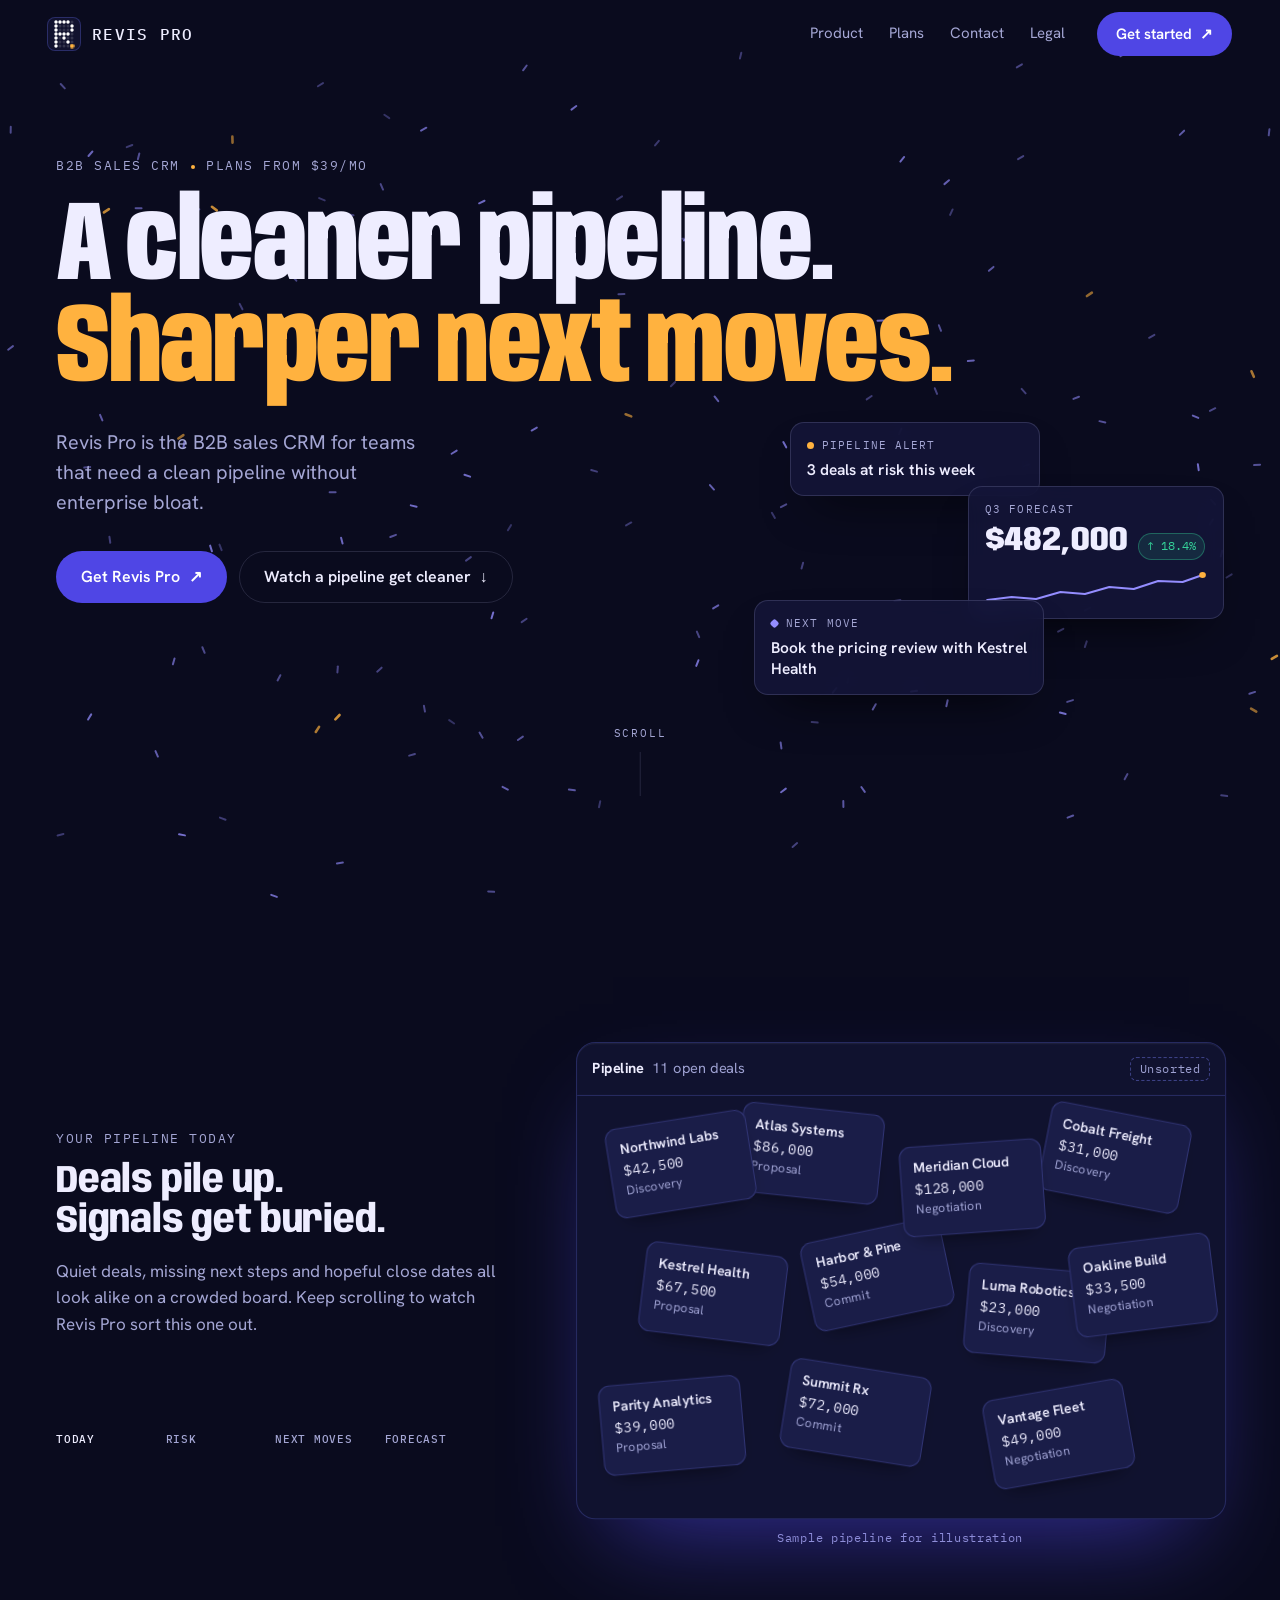
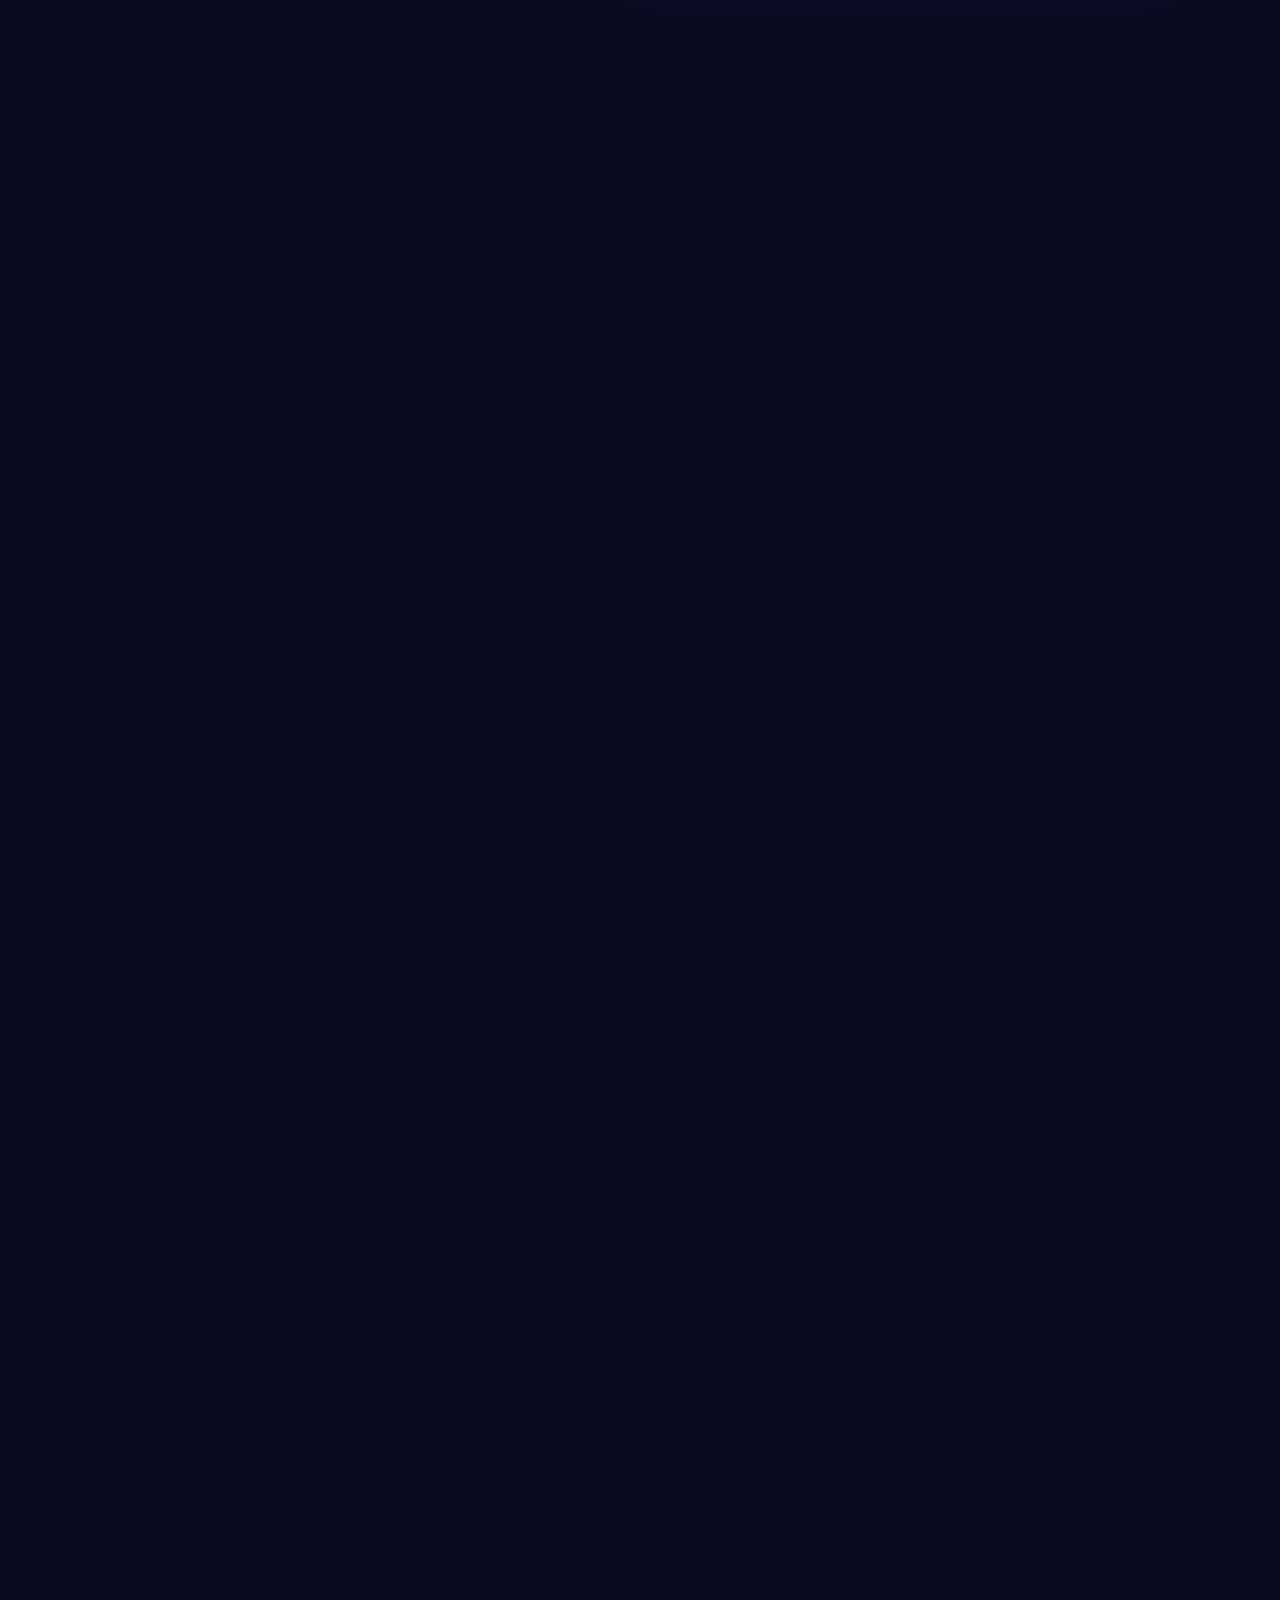
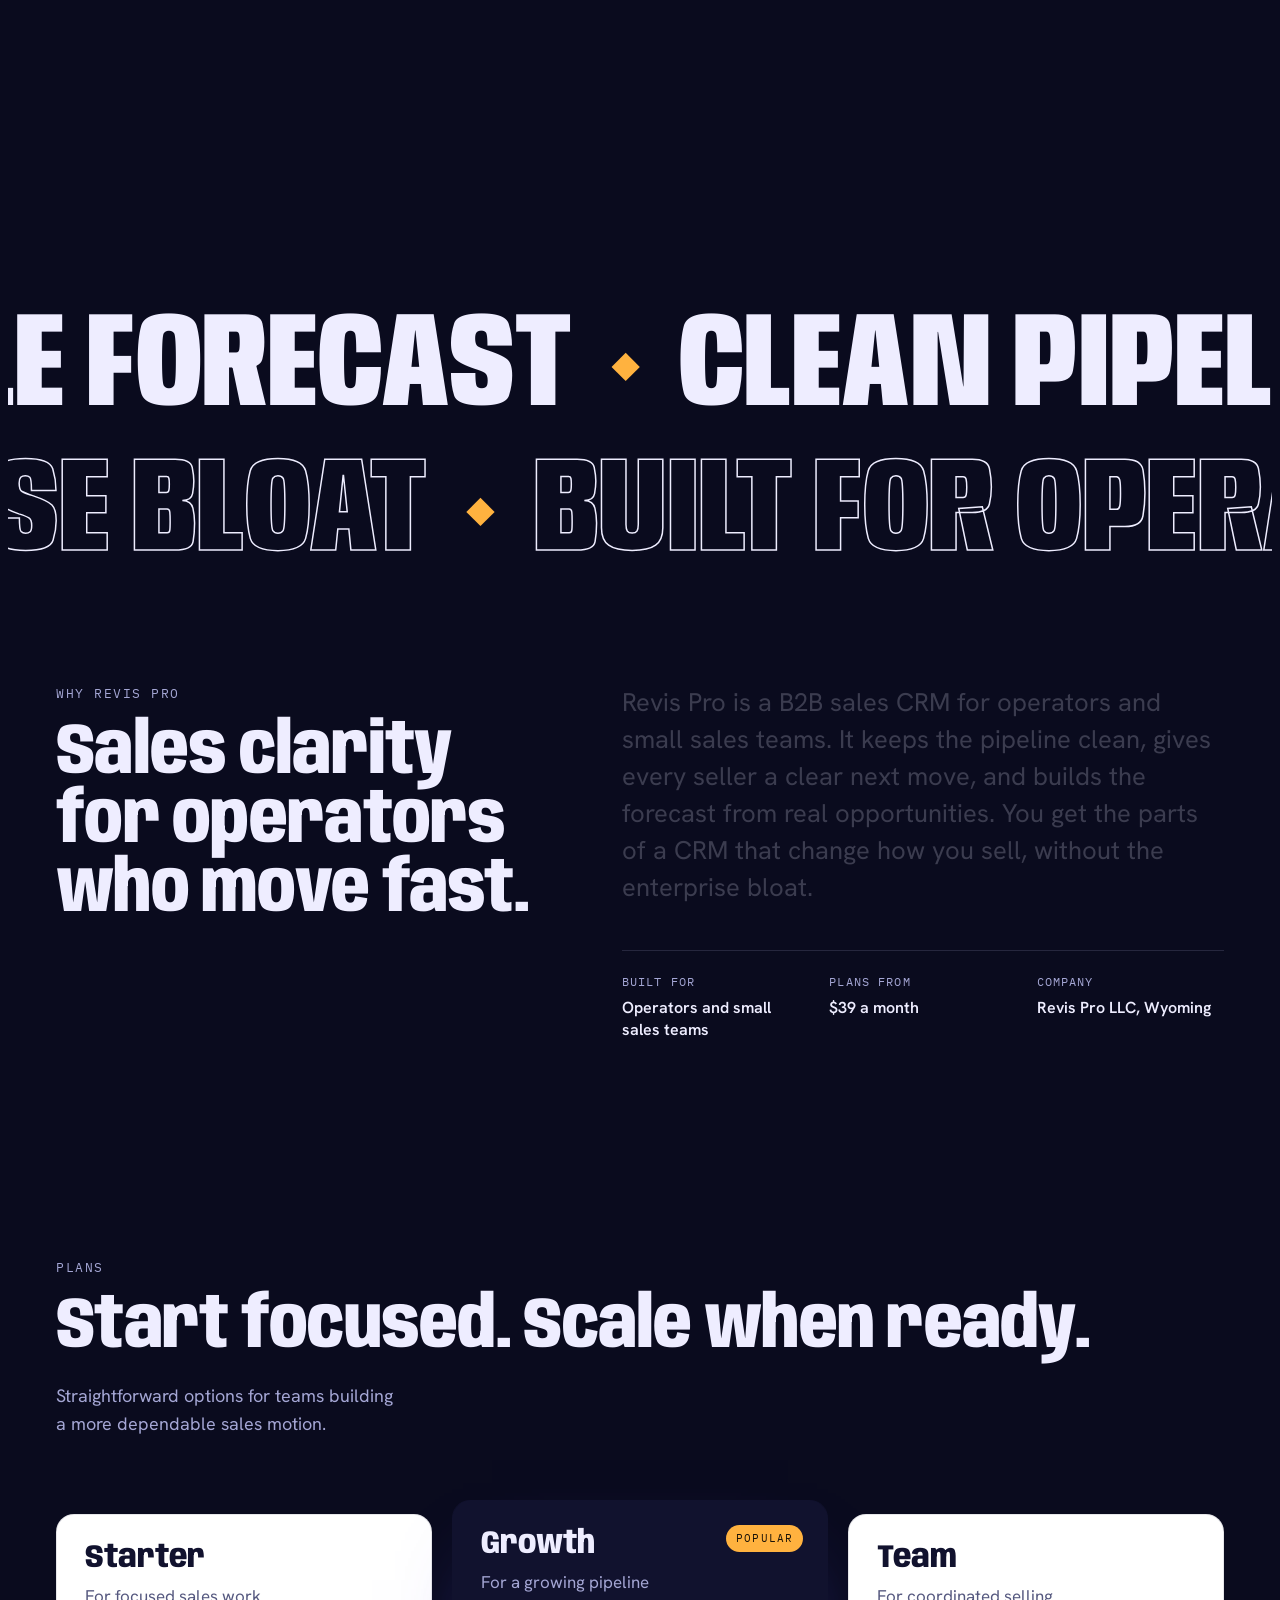
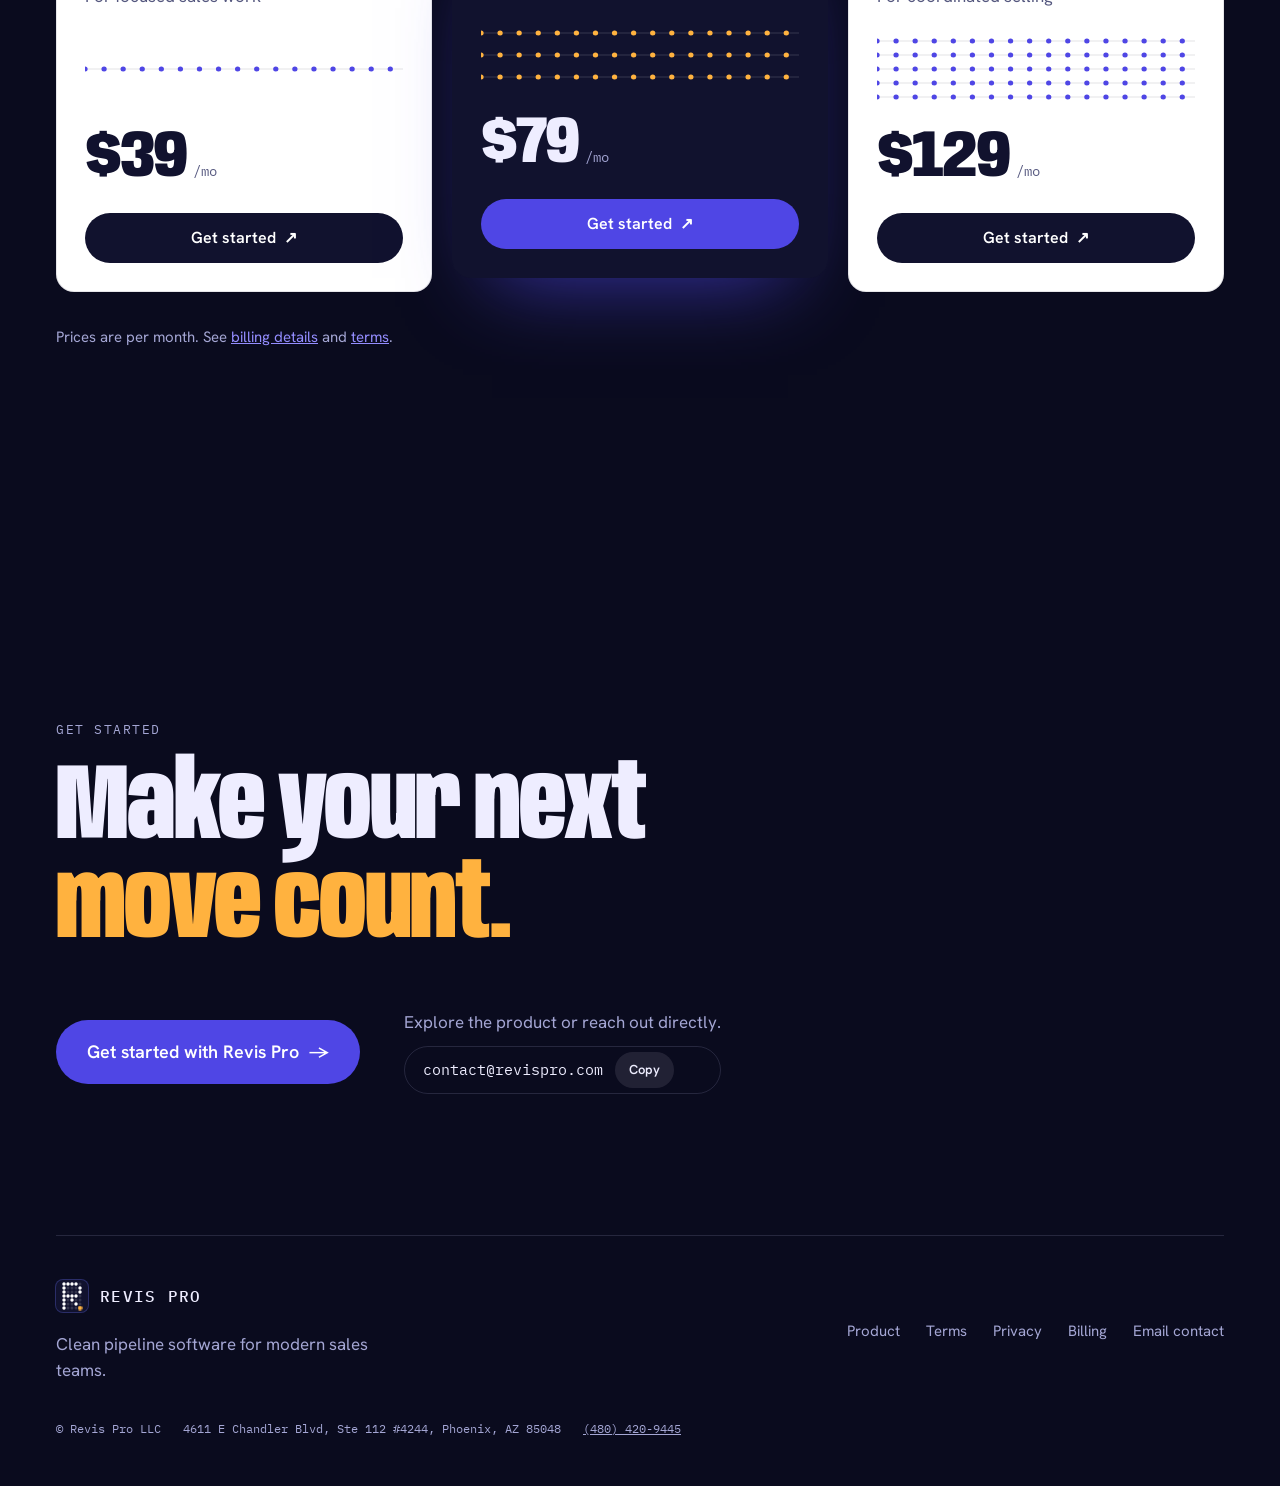
<file: index.html>
<!doctype html>
<html lang="en">
<head>
  <meta charset="utf-8">
  <meta name="viewport" content="width=device-width, initial-scale=1">
  <meta name="description" content="Revis Pro is a B2B sales CRM for teams that need a clean pipeline without enterprise bloat.">
  <meta name="theme-color" content="#0A0B1E">
  <link rel="canonical" href="https://revispro.com/">
  <link rel="icon" href="favicon.svg" type="image/svg+xml">
  <meta property="og:site_name" content="Revis Pro">
  <meta property="og:type" content="website">
  <meta property="og:url" content="https://revispro.com/">
  <meta property="og:title" content="Revis Pro LLC · B2B sales CRM">
  <meta property="og:description" content="Revis Pro is a B2B sales CRM for teams that need a clean pipeline without enterprise bloat.">
  <meta name="twitter:card" content="summary_large_image">
  <meta property="og:image" content="https://revispro.com/og.png">
  <meta property="og:image:type" content="image/png">
  <meta property="og:image:width" content="1200">
  <meta property="og:image:height" content="630">
  <meta property="og:image:alt" content="Revis Pro, B2B sales CRM">
  <meta name="twitter:image" content="https://revispro.com/og.png">
  <meta name="twitter:image:alt" content="Revis Pro, B2B sales CRM">
  <meta name="twitter:title" content="Revis Pro LLC · B2B sales CRM">
  <meta name="twitter:description" content="Revis Pro is a B2B sales CRM for teams that need a clean pipeline without enterprise bloat.">
  <title>Revis Pro LLC · B2B sales CRM</title>
<link rel="preconnect" href="https://fonts.googleapis.com">
<link rel="preconnect" href="https://fonts.gstatic.com" crossorigin>
<link rel="stylesheet" href="https://fonts.googleapis.com/css2?family=Anybody:wdth,wght@50..150,300..900&family=Hanken+Grotesk:wght@400;500;600;700&family=IBM+Plex+Mono:wght@400;500&display=swap">
<style>
@property --bg { syntax: '<color>'; inherits: true; initial-value: #0A0B1E; }
@property --fg { syntax: '<color>'; inherits: true; initial-value: #EEEDFF; }
@property --muted { syntax: '<color>'; inherits: true; initial-value: #A4A6D4; }
@property --line { syntax: '<color>'; inherits: true; initial-value: rgba(164,166,212,.18); }
@property --accent { syntax: '<color>'; inherits: true; initial-value: #948DFF; }
@property --signal-text { syntax: '<color>'; inherits: true; initial-value: #FFB23F; }
@property --brand-ink { syntax: '<color>'; inherits: true; initial-value: #EEEDFF; }

/* One committed look: night-ink ground that turns to lavender paper mid-page, then back. */
:root {
  color-scheme: dark;
  --bg: #0A0B1E;
  --fg: #EEEDFF;
  --muted: #A4A6D4;
  --line: rgba(164,166,212,.18);
  --accent: #948DFF;
  --signal-text: #FFB23F;
  --brand-ink: #EEEDFF;
  --indigo: #4F46E5;
  --amber: #FFB23F;
  --ok: #34D399;
  --f-display: "Anybody", "Arial Narrow", "Helvetica Neue", sans-serif;
  --f-body: "Hanken Grotesk", "Helvetica Neue", Helvetica, sans-serif;
  --f-mono: "IBM Plex Mono", ui-monospace, "SF Mono", Menlo, Consolas, monospace;
  --gutter: clamp(16px, 4vw, 48px);
  --maxw: 1240px;
  transition: --bg .7s ease, --fg .7s ease, --muted .7s ease, --line .7s ease, --accent .7s ease, --signal-text .7s ease, --brand-ink .7s ease;
}
:root[data-tone="light"] {
  color-scheme: light;
  --bg: #F2F1FA;
  --fg: #11122E;
  --muted: #55587F;
  --line: rgba(17,18,46,.13);
  --accent: #4338CA;
  --signal-text: #9A5B00;
  --brand-ink: #14213D;
}
html { scroll-behavior: smooth; }
body {
  background: var(--bg);
  color: var(--fg);
  font-family: var(--f-body);
  font-size: 17px;
  line-height: 1.55;
  overflow-x: clip;
  -webkit-font-smoothing: antialiased;
}
a { color: inherit; }
:focus-visible { outline: 2px solid var(--amber); outline-offset: 3px; border-radius: 6px; }
.sr { position: absolute; width: 1px; height: 1px; overflow: hidden; clip: rect(0 0 0 0); white-space: nowrap; }

#field { position: fixed; inset: 0; width: 100%; height: 100%; pointer-events: none; z-index: 0; transition: opacity .8s ease; }

/* ---------- nav ---------- */
.nav { position: fixed; top: 0; left: 0; right: 0; z-index: 50; padding-top: env(safe-area-inset-top, 0px); transition: background-color .3s, border-color .3s; border-bottom: 1px solid transparent; }
.nav.scrolled { background: color-mix(in srgb, var(--bg) 80%, transparent); -webkit-backdrop-filter: blur(14px); backdrop-filter: blur(14px); border-bottom-color: var(--line); }
.nav-in { max-width: var(--maxw); margin: 0 auto; padding: 12px var(--gutter); display: flex; align-items: center; gap: 32px; }
/* Logo: Signal Board. An R lit on a departure-board dot grid; the amber dot is the next move. */
.brand { display: inline-flex; align-items: center; gap: 12px; text-decoration: none; font-family: var(--f-mono); font-weight: 500; font-size: 16px; letter-spacing: .08em; text-transform: uppercase; color: var(--brand-ink); line-height: 1; }
.mark { width: 32px; height: 32px; border-radius: 7px; background: #11122E; box-shadow: 0 0 0 1px #2A2D68; flex: none; display: block; }
.mk { display: block; width: 100%; height: 100%; }
.mk .off { fill: #FFFFFF; opacity: .14; }
.mk .lit { fill: #FFFFFF; }
.mk .lit circle { animation: lite .45s ease-out both; animation-delay: calc(var(--i) * 45ms + 250ms); }
.mk .amb { fill: #FFB23F; animation: lite .45s ease-out 1.08s both, glow 2.6s ease-in-out 1.6s infinite; }
.brand:hover .mk .lit circle { animation-name: relite; }
@keyframes lite { from { opacity: .12; } to { opacity: 1; } }
@keyframes relite { from { opacity: .12; } to { opacity: 1; } }
@keyframes glow { 50% { opacity: .5; } }
.nav-links { display: flex; gap: 26px; margin-left: auto; }
.nav-links a { text-decoration: none; font-size: 15px; color: var(--muted); transition: color .2s; padding: 10px 0; }
.nav-links a:hover { color: var(--fg); }
.nav .btn { min-height: 42px; font-size: 15px; padding: 0 18px; }
.progress { position: absolute; left: 0; bottom: -1px; height: 2px; width: 100%; background: var(--amber); transform-origin: 0 50%; transform: scaleX(0); }
@media (max-width: 760px) { .nav-links { display: none; } .nav .btn { margin-left: auto; } }

/* ---------- shared ---------- */
main { position: relative; z-index: 1; padding-inline: var(--gutter); }
.in { max-width: var(--maxw); margin-inline: auto; }
.eyebrow { font-family: var(--f-mono); font-size: 12.5px; letter-spacing: .12em; text-transform: uppercase; color: var(--muted); margin: 0; }
.eyebrow .dot { display: inline-block; width: 4px; height: 4px; border-radius: 50%; background: var(--amber); vertical-align: middle; margin: 0 .9em; }
.btn { display: inline-flex; align-items: center; justify-content: center; gap: .55em; min-height: 50px; padding: 0 24px; border-radius: 999px; font: 600 16px/1 var(--f-body); text-decoration: none; border: 1px solid transparent; cursor: pointer; transition: transform .25s cubic-bezier(.2,.8,.2,1), background-color .2s, color .2s, border-color .2s; white-space: nowrap; }
.btn .arr { display: inline-block; transition: transform .25s cubic-bezier(.2,.8,.2,1); }
.btn:hover .arr { transform: translate(2px,-2px); }
.btn-primary { background: var(--indigo); color: #fff; }
.btn-primary:hover { background: #5A51F2; transform: translateY(-2px); }
.btn-ghost { color: var(--fg); border-color: var(--line); }
.btn-ghost:hover { border-color: var(--fg); }
.btn-ghost:hover .arr.down { transform: translateY(3px); }
.btn-ink { background: #11122E; color: #fff; }
.btn-ink:hover { background: #23255A; transform: translateY(-2px); }

/* ---------- hero ---------- */
.hero { position: relative; min-height: clamp(580px, 90svh, 880px); display: grid; align-items: center; padding-block: 118px 96px; box-sizing: border-box; }
.hero-in { position: relative; max-width: var(--maxw); margin-inline: auto; width: 100%; will-change: transform; }
.h-hero { font-family: var(--f-display); font-weight: 820; font-stretch: 68%; font-size: clamp(50px, 8.8vw, 134px); line-height: .9; letter-spacing: -.012em; margin: 22px 0 28px; text-wrap: balance; }
.h-hero .l { display: block; }
.h-hero .l2 { color: var(--amber); }
.w { display: inline-block; animation: rise 1s cubic-bezier(.2,.8,.2,1) both; animation-delay: calc(var(--i) * 80ms + 80ms); }
@keyframes rise { from { opacity: .12; transform: translateY(.28em) rotate(1.5deg); filter: blur(8px); } to { opacity: 1; transform: none; filter: none; } }
.lede { font-size: clamp(18px, 1.55vw, 21px); line-height: 1.5; color: var(--muted); max-width: 33ch; margin: 0 0 34px; }
.cta-row { display: flex; flex-wrap: wrap; gap: 12px; }

.hero-low { display: grid; grid-template-columns: minmax(0, 1fr) minmax(0, 470px); gap: 40px; align-items: start; }
.floats { position: relative; width: 100%; height: 270px; margin-top: -6px; }
.fl { position: absolute; will-change: transform; }
.fl-in { background: rgba(21,23,60,.78); -webkit-backdrop-filter: blur(10px); backdrop-filter: blur(10px); border: 1px solid rgba(164,166,212,.2); border-radius: 14px; padding: 14px 16px; box-shadow: 0 24px 50px -24px rgba(0,0,0,.8); animation: bob 7s ease-in-out infinite; animation-delay: var(--dl, 0s); color: #EEEDFF; }
@keyframes bob { 50% { transform: translateY(-9px); } }
.fl-k { display: flex; align-items: center; gap: 8px; font-family: var(--f-mono); font-size: 11px; letter-spacing: .1em; text-transform: uppercase; color: #A4A6D4; margin-bottom: 6px; }
.fl strong { display: block; font-weight: 600; font-size: 15.5px; line-height: 1.35; }
.fl-a { top: 0; left: 36px; width: 250px; }
.fl-b { top: 64px; right: 0; width: 256px; }
.fl-c { top: 178px; left: 0; width: 290px; }
.fl-num { display: flex; align-items: baseline; gap: 10px; }
.fl-num b { font-family: var(--f-display); font-weight: 800; font-stretch: 85%; font-size: 34px; line-height: 1; }
.chip-up { white-space: nowrap; font-family: var(--f-mono); font-size: 12px; color: var(--ok); background: rgba(52,211,153,.12); border: 1px solid rgba(52,211,153,.35); border-radius: 999px; padding: 3px 8px; }
.spark { display: block; width: 100%; height: 34px; margin-top: 10px; }
.pulse { width: 7px; height: 7px; border-radius: 50%; background: var(--amber); animation: ping 1.8s ease-out infinite; flex: none; }
@keyframes ping { 0% { box-shadow: 0 0 0 0 rgba(255,178,63,.6); } 100% { box-shadow: 0 0 0 10px rgba(255,178,63,0); } }
.move-dot { width: 7px; height: 7px; border-radius: 2px; background: #948DFF; transform: rotate(45deg); flex: none; }
@media (max-width: 980px) { .floats { display: none; } .hero-low { grid-template-columns: minmax(0, 1fr); } }

.cue { position: absolute; left: 50%; bottom: 22px; transform: translateX(-50%); display: flex; flex-direction: column; align-items: center; gap: 10px; font-family: var(--f-mono); font-size: 11px; letter-spacing: .16em; text-transform: uppercase; color: var(--muted); }
.cue i { position: relative; display: block; width: 1px; height: 44px; background: var(--line); overflow: hidden; }
.cue i::after { content: ""; position: absolute; left: -1px; top: -12px; width: 3px; height: 12px; background: var(--amber); animation: drip 1.9s ease-in-out infinite; }
@keyframes drip { to { top: 44px; } }

/* ---------- story ---------- */
.story { position: relative; height: 470svh; }
.stage {
  position: sticky; top: env(safe-area-inset-top, 0px);
  height: calc(100svh - env(safe-area-inset-top, 0px) - env(safe-area-inset-bottom, 0px));
  max-width: var(--maxw); margin-inline: auto; box-sizing: border-box;
  display: grid; grid-template-columns: minmax(0, 5fr) minmax(0, 7fr); gap: clamp(28px, 4.5vw, 72px); align-items: center;
  padding-block: 88px 36px;
}
.chapters { display: grid; }
.chap { grid-area: 1 / 1; opacity: 0; transform: translateY(18px); transition: opacity .5s ease, transform .6s cubic-bezier(.2,.8,.2,1); pointer-events: none; }
.chap.on { opacity: 1; transform: none; pointer-events: auto; }
.chap .num { color: var(--amber); margin-right: .7em; }
.chap h2 { font-family: var(--f-display); font-weight: 750; font-stretch: 84%; font-size: clamp(26px, 3vw, 44px); line-height: 1.04; letter-spacing: -.005em; margin: 14px 0 16px; text-wrap: balance; }
.chap p.body { color: var(--muted); max-width: 44ch; margin: 0; }
.ticks { display: grid; grid-template-columns: repeat(4, minmax(0,1fr)); gap: 8px; margin-top: clamp(22px, 3vw, 38px); max-width: 430px; }
.tick { appearance: none; background: none; border: 0; padding: 6px 0 0; min-height: 44px; text-align: left; color: var(--muted); font: 500 11px/1.2 var(--f-mono); letter-spacing: .07em; text-transform: uppercase; cursor: pointer; display: flex; flex-direction: column; gap: 9px; justify-content: flex-start; }
.tick i { display: block; height: 3px; border-radius: 2px; background: var(--line); transition: background-color .35s; }
.tick.on { color: var(--fg); }
.tick.on i { background: var(--amber); }
.board-fig { margin: 0; display: grid; gap: 12px; justify-items: center; }
.fit { position: relative; width: 100%; max-width: 720px; aspect-ratio: 600 / 440; }
.board-fig figcaption { font-family: var(--f-mono); font-size: 11.5px; letter-spacing: .06em; color: var(--muted); }

.board {
  --b-bg: #10122F; --b-line: #262A60; --b-card: #1A1D48; --b-cardline: #2F3372; --b-fg: #EEEDFF; --b-mute: #9EA1D2;
  position: absolute; left: 0; top: 0; width: 600px; height: 440px; transform-origin: 0 0;
  border-radius: 18px; background: var(--b-bg); border: 1px solid var(--b-line); overflow: hidden;
  box-shadow: 0 40px 90px -34px rgba(79,70,229,.65), inset 0 1px 0 rgba(255,255,255,.05);
  color: var(--b-fg); font-family: var(--f-body); font-size: 13px; line-height: 1.3;
}
.bh { position: absolute; left: 14px; right: 14px; top: 9px; height: 30px; }
.hs { position: absolute; inset: 0; display: flex; align-items: center; justify-content: space-between; gap: 12px; opacity: 0; transition: opacity .35s ease; font-size: 13.5px; }
.hs b { font-weight: 700; }
.hs em { font-style: normal; color: var(--b-mute); margin-left: 7px; }
.board[data-state="0"] .hs[data-s="0"], .board[data-state="1"] .hs[data-s="1"], .board[data-state="2"] .hs[data-s="2"], .board[data-state="3"] .hs[data-s="3"] { opacity: 1; }
.bmono { font-family: var(--f-mono); font-size: 11.5px; color: var(--b-mute); }
.tagm { font-family: var(--f-mono); font-size: 11px; color: var(--b-mute); border: 1px dashed #3C4084; border-radius: 6px; padding: 3px 8px; }
.alert { display: inline-flex; align-items: center; gap: 8px; background: rgba(255,178,63,.13); color: #FFC56E; border: 1px solid rgba(255,178,63,.45); border-radius: 999px; padding: 4px 11px; font-weight: 600; font-size: 12.5px; }
.bdiv { position: absolute; left: 0; right: 0; top: 48px; height: 1px; background: var(--b-line); }
.colh { position: absolute; top: 60px; width: 132px; display: flex; justify-content: space-between; align-items: baseline; font-family: var(--f-mono); font-size: 10px; letter-spacing: .04em; text-transform: uppercase; color: var(--b-mute); opacity: 0; transition: opacity .35s; }
.colh b { font-weight: 500; color: var(--b-fg); letter-spacing: 0; }
.board[data-state="1"] .colh { opacity: 1; }

.card {
  position: absolute; left: 0; top: 0; box-sizing: border-box; width: 132px; height: 84px;
  border-radius: 11px; background: var(--b-card); border: 1px solid var(--b-cardline); overflow: hidden;
  transform-origin: 50% 50%; will-change: transform;
  box-shadow: 0 10px 20px -12px rgba(0,0,0,.7);
  transition: background-color .45s ease, border-color .45s ease, border-radius .45s ease, box-shadow .45s ease;
}
.card.top { z-index: 2; }
.card.risk { z-index: 3; }
.face { position: absolute; inset: 0; box-sizing: border-box; opacity: 0; transition: opacity .3s ease; pointer-events: none; }
.f-card { padding: 11px 12px; display: flex; flex-direction: column; gap: 3px; }
.nm { font-weight: 600; font-size: 13px; white-space: nowrap; overflow: hidden; text-overflow: ellipsis; }
.f-card .am { font-family: var(--f-mono); font-size: 12.5px; }
.m-stage, .m-note { font-size: 11.5px; color: var(--b-mute); white-space: nowrap; overflow: hidden; text-overflow: ellipsis; }
.board[data-state="0"] .m-note { display: none; }
.board:not([data-state="0"]) .m-stage { display: none; }
.card.risk .m-note { color: #FFC56E; }
.f-row { display: grid; grid-template-columns: 26px minmax(0,1fr) auto; align-items: center; gap: 12px; padding: 0 14px; }
.rk { width: 24px; height: 24px; border-radius: 50%; display: grid; place-items: center; font-family: var(--f-mono); font-size: 12px; background: #292D68; }
.card.risk .rk { background: var(--amber); color: #1A1308; }
.rw { display: flex; flex-direction: column; min-width: 0; gap: 1px; }
.ac { font-size: 12.5px; color: var(--b-mute); white-space: nowrap; overflow: hidden; text-overflow: ellipsis; }
.f-row .am { font-family: var(--f-mono); font-size: 13px; }
.f-chip { display: flex; align-items: center; justify-content: center; gap: 6px; font-family: var(--f-mono); font-size: 11.5px; }
.f-chip span { color: var(--b-mute); }
.f-pill { display: flex; align-items: center; justify-content: space-between; gap: 8px; padding: 0 12px; }
.f-pill .am { font-family: var(--f-mono); font-size: 12px; color: #FFC56E; flex: none; }
.board[data-state="0"] .f-card, .board[data-state="1"] .f-card,
.board[data-state="2"] .card.top .f-row,
.board[data-state="2"] .card:not(.top) .f-chip,
.board[data-state="3"] .card.risk .f-pill { opacity: 1; }
.board:not([data-state="0"]) .card.risk { border-color: rgba(255,178,63,.85); background: #271F3C; box-shadow: 0 0 0 3px rgba(255,178,63,.12), 0 10px 20px -12px rgba(0,0,0,.7); }
.board[data-state="3"] .card:not(.risk) { border-color: transparent; border-radius: 5px; box-shadow: none; }
.board[data-state="3"] .card[data-stage="commit"]:not(.risk) { background: #B8B3FF; }
.board[data-state="3"] .card[data-stage="negotiation"]:not(.risk) { background: #8880FF; }
.board[data-state="3"] .card[data-stage="proposal"]:not(.risk) { background: #5B51EE; }
.board[data-state="3"] .card[data-stage="discovery"]:not(.risk) { background: #3C359E; }
.board[data-state="3"] .card.risk { border-style: dashed; background: #1A1D48; box-shadow: none; }

.fc > * { position: absolute; opacity: 0; transition: opacity .4s ease; }
.board[data-state="3"] .fc > * { opacity: 1; }
.fc-top { left: 14px; top: 62px; display: flex; align-items: center; gap: 12px; }
.fc-val { font-family: var(--f-display); font-weight: 800; font-stretch: 85%; font-size: 46px; line-height: 1; letter-spacing: -.01em; font-variant-numeric: tabular-nums; }
.fc-sub { left: 14px; top: 118px; }
.fc-leg { top: 240px; display: flex; flex-direction: column; gap: 3px; padding-left: 7px; border-left: 1px solid #3A3E80; }
.fc-leg span { font-family: var(--f-mono); font-size: 10px; letter-spacing: .06em; text-transform: uppercase; color: var(--b-mute); }
.fc-leg b { font-family: var(--f-mono); font-weight: 500; font-size: 12px; }
.fc-held { left: 14px; top: 302px; font-family: var(--f-mono); font-size: 11.5px; color: #FFC56E; }

@media (max-width: 860px) {
  .story { height: 420svh; }
  .stage { grid-template-columns: minmax(0,1fr); align-content: center; gap: 18px; padding-block: 76px 20px; }
  .chap h2 { font-size: clamp(23px, 6.2vw, 32px); margin: 10px 0 10px; }
  .chap p.body { font-size: 15.5px; }
  .ticks { margin-top: 16px; }
}
@media (max-width: 860px) and (max-height: 760px) { .chap p.body { display: none; } }

/* ---------- about ---------- */
.about { padding-block: clamp(24px, 4vw, 64px) clamp(100px, 12vw, 170px); }
.mq { margin-inline: calc(var(--gutter) * -1); overflow: hidden; display: grid; gap: .06em; font-family: var(--f-display); font-weight: 850; font-stretch: 68%; font-size: clamp(54px, 10.5vw, 160px); line-height: 1.02; text-transform: uppercase; letter-spacing: .004em; }
.mq-track { display: flex; width: max-content; white-space: nowrap; will-change: transform; }
.mq-track > span { display: inline-flex; align-items: center; gap: .32em; padding-right: .32em; }
.mq-row.o .mq-track { color: transparent; -webkit-text-stroke: 1.5px var(--fg); }
.sep { display: inline-block; width: .15em; height: .15em; background: var(--amber); transform: rotate(45deg); }
.about-grid { display: grid; grid-template-columns: minmax(0, 5fr) minmax(0, 6fr); gap: clamp(28px, 5vw, 84px); margin-top: clamp(60px, 8vw, 116px); align-items: start; }
.h-sec { font-family: var(--f-display); font-weight: 800; font-stretch: 78%; font-size: clamp(40px, 5.6vw, 80px); line-height: .96; letter-spacing: -.01em; margin: 16px 0 0; text-wrap: balance; }
.fill { font-size: clamp(20px, 2vw, 27px); line-height: 1.45; margin: 0; max-width: 32em; }
.fill.armed .wd { color: color-mix(in srgb, var(--fg) 22%, transparent); transition: color .35s ease; }
.fill.armed .wd.lit { color: var(--fg); }
.facts { display: grid; grid-template-columns: repeat(3, minmax(0,1fr)); gap: 20px; margin: 44px 0 0; border-top: 1px solid var(--line); padding-top: 22px; }
.facts dt { font-family: var(--f-mono); font-size: 11.5px; letter-spacing: .1em; text-transform: uppercase; color: var(--muted); }
.facts dd { margin: 6px 0 0; font-weight: 600; font-size: 16px; line-height: 1.35; }
@media (max-width: 860px) { .about-grid { grid-template-columns: minmax(0,1fr); } }
@media (max-width: 520px) { .facts { grid-template-columns: minmax(0,1fr); gap: 14px; } }

/* ---------- plans ---------- */
.plans { padding-block: clamp(30px, 5vw, 70px) clamp(110px, 14vw, 190px); }
.plans-head { display: flex; flex-wrap: wrap; justify-content: space-between; align-items: end; gap: 20px 48px; margin-bottom: clamp(44px, 6vw, 76px); }
.plans-head p.sub { max-width: 34ch; color: var(--muted); margin: 0; font-size: 18px; }
.plan-grid { display: grid; grid-template-columns: repeat(3, minmax(0,1fr)); gap: 20px; align-items: start; }
.plan {
  --lift: 0px;
  position: relative; display: flex; flex-direction: column; gap: 24px; padding: 28px;
  background: #FFFFFF; color: #11122E; border: 1px solid rgba(17,18,46,.1); border-radius: 18px;
  transform: translateY(var(--lift)); transition: transform .4s cubic-bezier(.2,.8,.2,1), box-shadow .4s ease;
  box-shadow: 0 1px 0 rgba(17,18,46,.04);
}
.plan:hover { transform: translateY(calc(var(--lift) - 6px)); box-shadow: 0 30px 60px -30px rgba(17,18,46,.4); }
.plan h3 { font-family: var(--f-display); font-weight: 780; font-stretch: 84%; font-size: 32px; line-height: 1; margin: 0; }
.plan .tl { margin: 8px 0 0; color: #55587F; }
.plan .tag { position: absolute; top: 24px; right: 24px; font-family: var(--f-mono); font-size: 11px; letter-spacing: .1em; text-transform: uppercase; background: var(--amber); color: #1A1308; border-radius: 999px; padding: 5px 10px; }
.plan.pop { --lift: -14px; background: #11122E; color: #EEEDFF; border-color: #11122E; box-shadow: 0 40px 80px -40px rgba(79,70,229,.7); }
.plan.pop .tl { color: #A4A6D4; }
.lanes { display: block; width: 100%; height: 72px; }
.lanes .rail { stroke: rgba(17,18,46,.12); stroke-width: 1; }
.lanes .flow { stroke: var(--indigo); stroke-width: 5; stroke-linecap: round; stroke-dasharray: 0 18; fill: none; animation: flow var(--d, 3s) linear infinite; animation-delay: var(--dl, 0s); }
.plan.pop .lanes .rail { stroke: rgba(238,237,255,.16); }
.plan.pop .lanes .flow { stroke: var(--amber); }
.plan:hover .lanes .flow { animation-duration: calc(var(--d, 3s) * .45); }
@keyframes flow { to { stroke-dashoffset: -36; } }
.price { display: flex; align-items: baseline; gap: 6px; }
.price .amt { font-family: var(--f-display); font-weight: 820; font-stretch: 80%; font-size: 66px; line-height: .9; letter-spacing: -.02em; }
.price .per { font-family: var(--f-mono); font-size: 14px; color: #55587F; }
.plan.pop .price .per { color: #A4A6D4; }
.plan .btn { width: 100%; box-sizing: border-box; }
.fine { margin: 34px 0 0; color: var(--muted); font-size: 15px; }
.fine a { color: var(--accent); }
@media (max-width: 880px) { .plan-grid { grid-template-columns: minmax(0,1fr); max-width: 520px; } .plan.pop { --lift: 0px; } }

/* ---------- close ---------- */
.close { padding-block: clamp(120px, 15vw, 220px) clamp(90px, 11vw, 150px); }
.h-close { font-family: var(--f-display); font-weight: 850; font-stretch: 100%; font-size: clamp(44px, 8.4vw, 126px); line-height: .92; letter-spacing: -.015em; margin: 20px 0 0; }
.h-close .ln { display: block; }
.h-close .ln2 { color: var(--amber); }
@media (min-width: 760px) { .h-close .ln { white-space: nowrap; } }
@media (max-width: 759px) { .h-close { font-stretch: 78%; } }
.close-row { display: flex; flex-wrap: wrap; align-items: center; gap: 22px 44px; margin-top: 52px; }
.btn-big { min-height: 62px; padding: 0 30px; font-size: 18px; }
.reach { display: flex; flex-direction: column; gap: 10px; }
.reach p { margin: 0; color: var(--muted); }
.mail { display: inline-flex; align-items: center; gap: 12px; border: 1px solid var(--line); border-radius: 999px; padding: 5px 5px 5px 18px; max-width: 100%; box-sizing: border-box; }
.mail a { font-family: var(--f-mono); font-size: 15px; text-decoration: none; overflow-wrap: anywhere; }
.mail a:hover { color: var(--accent); }
.copy { appearance: none; border: 0; background: color-mix(in srgb, var(--fg) 10%, transparent); color: var(--fg); font: 600 13px/1 var(--f-body); border-radius: 999px; min-height: 36px; padding: 0 14px; cursor: pointer; flex: none; }
.copy:hover { background: color-mix(in srgb, var(--fg) 18%, transparent); }

/* ---------- footer ---------- */
.foot { border-top: 1px solid var(--line); padding-block: 44px 40px; }
.foot-in { display: flex; flex-wrap: wrap; justify-content: space-between; gap: 28px 48px; }
.foot p { margin: 12px 0 0; color: var(--muted); max-width: 32ch; }
.foot nav { display: flex; flex-wrap: wrap; gap: 8px 26px; align-items: center; }
.foot nav a { text-decoration: none; color: var(--muted); font-size: 15px; padding: 8px 0; }
.foot nav a:hover { color: var(--fg); }
.legal { margin-top: 36px; font-family: var(--f-mono); font-size: 12px; color: var(--muted); display: flex; flex-wrap: wrap; gap: 6px 22px; }

@media (prefers-reduced-motion: reduce) {
  html { scroll-behavior: auto; }
  .w, .fl-in, .pulse, .lanes .flow, .cue i::after, .mk .lit circle, .mk .amb { animation: none !important; }
  .card, .chap { transition: none; }
}
</style>
</head>
<body>
<canvas id="field" aria-hidden="true"></canvas>

<header class="nav" id="nav">
  <div class="nav-in">
    <a class="brand" href="#top" aria-label="Revis Pro home"><span class="mark" aria-hidden="true"><svg class="mk" viewBox="0 0 64 64" aria-hidden="true"><g class="off"><circle cx="16" cy="8" r="3"/><circle cx="24" cy="8" r="3"/><circle cx="32" cy="8" r="3"/><circle cx="40" cy="8" r="3"/><circle cx="48" cy="8" r="3"/><circle cx="16" cy="16" r="3"/><circle cx="24" cy="16" r="3"/><circle cx="32" cy="16" r="3"/><circle cx="40" cy="16" r="3"/><circle cx="48" cy="16" r="3"/><circle cx="16" cy="24" r="3"/><circle cx="24" cy="24" r="3"/><circle cx="32" cy="24" r="3"/><circle cx="40" cy="24" r="3"/><circle cx="48" cy="24" r="3"/><circle cx="16" cy="32" r="3"/><circle cx="24" cy="32" r="3"/><circle cx="32" cy="32" r="3"/><circle cx="40" cy="32" r="3"/><circle cx="48" cy="32" r="3"/><circle cx="16" cy="40" r="3"/><circle cx="24" cy="40" r="3"/><circle cx="32" cy="40" r="3"/><circle cx="40" cy="40" r="3"/><circle cx="48" cy="40" r="3"/><circle cx="16" cy="48" r="3"/><circle cx="24" cy="48" r="3"/><circle cx="32" cy="48" r="3"/><circle cx="40" cy="48" r="3"/><circle cx="48" cy="48" r="3"/><circle cx="16" cy="56" r="3"/><circle cx="24" cy="56" r="3"/><circle cx="32" cy="56" r="3"/><circle cx="40" cy="56" r="3"/><circle cx="48" cy="56" r="3"/></g><g class="lit"><circle cx="16" cy="8" r="3.4" style="--i:0"/><circle cx="16" cy="16" r="3.4" style="--i:1"/><circle cx="16" cy="24" r="3.4" style="--i:2"/><circle cx="16" cy="32" r="3.4" style="--i:3"/><circle cx="16" cy="40" r="3.4" style="--i:4"/><circle cx="16" cy="48" r="3.4" style="--i:5"/><circle cx="16" cy="56" r="3.4" style="--i:6"/><circle cx="24" cy="8" r="3.4" style="--i:7"/><circle cx="32" cy="8" r="3.4" style="--i:8"/><circle cx="40" cy="8" r="3.4" style="--i:9"/><circle cx="48" cy="16" r="3.4" style="--i:10"/><circle cx="48" cy="24" r="3.4" style="--i:11"/><circle cx="40" cy="32" r="3.4" style="--i:12"/><circle cx="32" cy="32" r="3.4" style="--i:13"/><circle cx="24" cy="32" r="3.4" style="--i:14"/><circle cx="32" cy="40" r="3.4" style="--i:15"/><circle cx="40" cy="48" r="3.4" style="--i:16"/></g><circle class="amb" cx="48" cy="56" r="4.4"/></svg></span><span>Revis Pro</span></a>
    <nav class="nav-links" aria-label="Main">
      <a href="#product">Product</a>
      <a href="#plans">Plans</a>
      <a href="#contact">Contact</a>
      <a href="terms.html">Legal</a>
    </nav>
    <a class="btn btn-primary" href="https://revispro.whop.site/invite" target="_blank" rel="noopener">Get started <span class="arr" aria-hidden="true">↗</span></a>
  </div>
  <div class="progress" id="prog" aria-hidden="true"></div>
</header>

<main>
  <!-- HERO -->
  <section class="hero" id="top" data-tone="dark">
    <div class="hero-in" id="heroIn">
      <p class="eyebrow">B2B sales CRM<span class="dot" aria-hidden="true"></span>Plans from $39/mo</p>
      <h1 class="h-hero">
        <span class="sr">A cleaner pipeline. Sharper next moves.</span>
        <span class="l" aria-hidden="true"><span class="w" style="--i:0">A</span> <span class="w" style="--i:1">cleaner</span> <span class="w" style="--i:2">pipeline.</span></span>
        <span class="l l2" aria-hidden="true"><span class="w" style="--i:3">Sharper</span> <span class="w" style="--i:4">next</span> <span class="w" style="--i:5">moves.</span></span>
      </h1>
      <div class="hero-low">
      <div>
        <p class="lede">Revis Pro is the B2B sales CRM for teams that need a clean pipeline without enterprise bloat.</p>
        <div class="cta-row">
          <a class="btn btn-primary" href="https://revispro.whop.site/invite" target="_blank" rel="noopener">Get Revis Pro <span class="arr" aria-hidden="true">↗</span></a>
          <a class="btn btn-ghost" href="#product">Watch a pipeline get cleaner <span class="arr down" aria-hidden="true">↓</span></a>
        </div>
      </div>

      <div class="floats" aria-hidden="true">
        <div class="fl fl-a" data-par=".10"><div class="fl-in" style="--dl:-1s">
          <span class="fl-k"><i class="pulse"></i>Pipeline alert</span>
          <strong>3 deals at risk this week</strong>
        </div></div>
        <div class="fl fl-b" data-par=".22"><div class="fl-in" style="--dl:-3.5s">
          <span class="fl-k">Q3 forecast</span>
          <div class="fl-num"><b>$482,000</b><span class="chip-up">↑ 18.4%</span></div>
          <svg class="spark" viewBox="0 0 200 34" preserveAspectRatio="none">
            <polyline points="2,30 24,27 46,29 68,22 90,24 112,17 134,19 156,11 178,12 196,5" fill="none" stroke="#948DFF" stroke-width="2" stroke-linejoin="round" stroke-linecap="round" vector-effect="non-scaling-stroke"/>
            <circle cx="196" cy="5" r="3" fill="#FFB23F"/>
          </svg>
        </div></div>
        <div class="fl fl-c" data-par=".05"><div class="fl-in" style="--dl:-5s">
          <span class="fl-k"><i class="move-dot"></i>Next move</span>
          <strong>Book the pricing review with Kestrel Health</strong>
        </div></div>
      </div>
      </div>
    </div>
    <div class="cue" id="cue" aria-hidden="true"><span>Scroll</span><i></i></div>
  </section>

  <!-- STORY -->
  <section class="story" id="product" data-tone="dark" aria-label="Product">
    <div class="stage" id="stage">
      <div class="story-copy">
        <div class="chapters">
          <article class="chap on" data-c="0">
            <p class="eyebrow">Your pipeline today</p>
            <h2>Deals pile up. Signals get buried.</h2>
            <p class="body">Quiet deals, missing next steps and hopeful close dates all look alike on a crowded board. Keep scrolling to watch Revis Pro sort this one out.</p>
          </article>
          <article class="chap" data-c="1">
            <p class="eyebrow"><span class="num">01</span>Pipeline risk</p>
            <h2>Surface deals that need attention before they become surprises.</h2>
            <p class="body">Three deals here have gone quiet, lost their next step or slipped their close date. They move to the top of their stage instead of hiding in it.</p>
          </article>
          <article class="chap" data-c="2">
            <p class="eyebrow"><span class="num">02</span>Ranked next moves</p>
            <h2>Give every seller a practical, prioritized action to take next.</h2>
            <p class="body">The board turns into a short list for today, ordered by what’s at stake. Deals that are on track stay out of the way.</p>
          </article>
          <article class="chap" data-c="3">
            <p class="eyebrow"><span class="num">03</span>Usable forecast</p>
            <h2>Build a forecast around the health of real opportunities—not noise.</h2>
            <p class="body">The Q3 number comes from the eight healthy deals. The three at-risk deals are held out until they’re back on track.</p>
          </article>
        </div>
        <nav class="ticks" aria-label="Story steps">
          <button type="button" class="tick on" id="tick-0" data-t="0"><i></i>Today</button>
          <button type="button" class="tick" id="tick-1" data-t="1"><i></i>Risk</button>
          <button type="button" class="tick" id="tick-2" data-t="2"><i></i>Next moves</button>
          <button type="button" class="tick" id="tick-3" data-t="3"><i></i>Forecast</button>
        </nav>
      </div>

      <figure class="board-fig">
        <div class="fit" id="fit">
          <div class="board" id="board" data-state="0" role="img" aria-label="Sample pipeline board: eleven deals sorted into stages, three flagged at risk, then ranked into five next moves and a Q3 forecast of $482,000.">
            <div class="bh">
              <div class="hs" data-s="0"><span><b>Pipeline</b><em>11 open deals</em></span><span class="tagm">Unsorted</span></div>
              <div class="hs" data-s="1"><span class="alert"><i class="pulse"></i>3 deals at risk this week</span><span class="bmono">Open pipeline $625,500</span></div>
              <div class="hs" data-s="2"><span><b>Next moves</b><em>Ranked for today</em></span><span class="bmono">5 actions</span></div>
              <div class="hs" data-s="3"><span><b>Q3 forecast</b><em>Healthy deals only</em></span><span class="bmono">3 held out</span></div>
            </div>
            <div class="bdiv"></div>
            <div class="colh" style="left:12px"><span>Discovery</span><b>$96.5k</b></div>
            <div class="colh" style="left:160px"><span>Proposal</span><b>$192.5k</b></div>
            <div class="colh" style="left:308px"><span>Negotiation</span><b>$210.5k</b></div>
            <div class="colh" style="left:456px"><span>Commit</span><b>$126k</b></div>
            <div class="fc" id="fc">
              <div class="fc-top"><span class="fc-val" id="fcval">$482,000</span><span class="chip-up">↑ 18.4%</span></div>
              <div class="fc-sub bmono">Built from 8 healthy deals</div>
              <div class="fc-leg" data-g="commit"><span>Commit</span><b>$126,000</b></div>
              <div class="fc-leg" data-g="negotiation"><span>Negotiation</span><b>$177,000</b></div>
              <div class="fc-leg" data-g="proposal"><span>Proposal</span><b>$125,000</b></div>
              <div class="fc-leg" data-g="discovery"><span>Discovery</span><b>$54,000</b></div>
              <div class="fc-held">Held out until healthy · $143,500</div>
            </div>
          </div>
        </div>
        <figcaption>Sample pipeline for illustration</figcaption>
      </figure>
    </div>
  </section>

  <!-- ABOUT -->
  <section class="about" id="about" data-tone="light" aria-label="About Revis Pro">
    <div class="mq" aria-hidden="true">
      <div class="mq-row"><div class="mq-track">
        <span>Clean pipeline<i class="sep"></i></span><span>Ranked next moves<i class="sep"></i></span><span>Usable forecast<i class="sep"></i></span>
        <span>Clean pipeline<i class="sep"></i></span><span>Ranked next moves<i class="sep"></i></span><span>Usable forecast<i class="sep"></i></span>
      </div></div>
      <div class="mq-row o"><div class="mq-track">
        <span>No enterprise bloat<i class="sep"></i></span><span>Built for operators<i class="sep"></i></span><span>Move fast<i class="sep"></i></span>
        <span>No enterprise bloat<i class="sep"></i></span><span>Built for operators<i class="sep"></i></span><span>Move fast<i class="sep"></i></span>
      </div></div>
    </div>

    <div class="in about-grid">
      <div>
        <p class="eyebrow">Why Revis Pro</p>
        <h2 class="h-sec">Sales clarity for operators who move fast.</h2>
      </div>
      <div>
        <p class="fill" id="fill">Revis Pro is a B2B sales CRM for operators and small sales teams. It keeps the pipeline clean, gives every seller a clear next move, and builds the forecast from real opportunities. You get the parts of a CRM that change how you sell, without the enterprise bloat.</p>
        <dl class="facts">
          <div><dt>Built for</dt><dd>Operators and small sales teams</dd></div>
          <div><dt>Plans from</dt><dd>$39 a month</dd></div>
          <div><dt>Company</dt><dd>Revis Pro LLC, Wyoming</dd></div>
        </dl>
      </div>
    </div>
  </section>

  <!-- PLANS -->
  <section class="plans" id="plans" data-tone="light" aria-label="Plans">
    <div class="in">
      <div class="plans-head">
        <div>
          <p class="eyebrow">Plans</p>
          <h2 class="h-sec">Start focused. Scale when ready.</h2>
        </div>
        <p class="sub">Straightforward options for teams building a more dependable sales motion.</p>
      </div>

      <div class="plan-grid">
        <article class="plan">
          <div><h3>Starter</h3><p class="tl">For focused sales work</p></div>
          <svg class="lanes" viewBox="0 0 300 72" preserveAspectRatio="none" aria-hidden="true">
            <line class="rail" x1="0" y1="36" x2="300" y2="36"/>
            <line class="flow" x1="0" y1="36" x2="300" y2="36" style="--d:2.6s"/>
          </svg>
          <div class="price"><span class="amt">$39</span><span class="per">/mo</span></div>
          <a class="btn btn-ink" href="https://revispro.whop.site/invite" target="_blank" rel="noopener">Get started <span class="arr" aria-hidden="true">↗</span></a>
        </article>

        <article class="plan pop">
          <span class="tag">Popular</span>
          <div><h3>Growth</h3><p class="tl">For a growing pipeline</p></div>
          <svg class="lanes" viewBox="0 0 300 72" preserveAspectRatio="none" aria-hidden="true">
            <line class="rail" x1="0" y1="14" x2="300" y2="14"/><line class="rail" x1="0" y1="36" x2="300" y2="36"/><line class="rail" x1="0" y1="58" x2="300" y2="58"/>
            <line class="flow" x1="0" y1="14" x2="300" y2="14" style="--d:2.2s"/>
            <line class="flow" x1="0" y1="36" x2="300" y2="36" style="--d:3.1s;--dl:-.7s"/>
            <line class="flow" x1="0" y1="58" x2="300" y2="58" style="--d:2.6s;--dl:-1.3s"/>
          </svg>
          <div class="price"><span class="amt">$79</span><span class="per">/mo</span></div>
          <a class="btn btn-primary" href="https://revispro.whop.site/invite" target="_blank" rel="noopener">Get started <span class="arr" aria-hidden="true">↗</span></a>
        </article>

        <article class="plan">
          <div><h3>Team</h3><p class="tl">For coordinated selling</p></div>
          <svg class="lanes" viewBox="0 0 300 72" preserveAspectRatio="none" aria-hidden="true">
            <line class="rail" x1="0" y1="8" x2="300" y2="8"/><line class="rail" x1="0" y1="22" x2="300" y2="22"/><line class="rail" x1="0" y1="36" x2="300" y2="36"/><line class="rail" x1="0" y1="50" x2="300" y2="50"/><line class="rail" x1="0" y1="64" x2="300" y2="64"/>
            <line class="flow" x1="0" y1="8" x2="300" y2="8" style="--d:2.8s"/>
            <line class="flow" x1="0" y1="22" x2="300" y2="22" style="--d:2.8s;--dl:-.28s"/>
            <line class="flow" x1="0" y1="36" x2="300" y2="36" style="--d:2.8s;--dl:-.56s"/>
            <line class="flow" x1="0" y1="50" x2="300" y2="50" style="--d:2.8s;--dl:-.84s"/>
            <line class="flow" x1="0" y1="64" x2="300" y2="64" style="--d:2.8s;--dl:-1.12s"/>
          </svg>
          <div class="price"><span class="amt">$129</span><span class="per">/mo</span></div>
          <a class="btn btn-ink" href="https://revispro.whop.site/invite" target="_blank" rel="noopener">Get started <span class="arr" aria-hidden="true">↗</span></a>
        </article>
      </div>
      <p class="fine">Prices are per month. See <a href="billing.html">billing details</a> and <a href="terms.html">terms</a>.</p>
    </div>
  </section>

  <!-- CLOSE -->
  <section class="close" id="contact" data-tone="dark" aria-label="Get started">
    <div class="in">
      <p class="eyebrow">Get started</p>
      <h2 class="h-close" id="closeH"><span class="ln">Make your next</span><span class="ln ln2">move count<span id="dotEnd">.</span></span></h2>
      <div class="close-row">
        <a class="btn btn-primary btn-big" id="closeBtn" href="https://revispro.whop.site/invite" target="_blank" rel="noopener">Get started with Revis Pro <span class="arr" aria-hidden="true">→</span></a>
        <div class="reach">
          <p>Explore the product or reach out directly.</p>
          <div class="mail"><a id="mail-text" href="mailto:contact@revispro.com">contact@revispro.com</a><button type="button" class="copy" id="copy-email">Copy</button></div>
          <span class="sr" aria-live="polite" id="copy-status"></span>
        </div>
      </div>
    </div>
  </section>

  <footer class="foot" id="foot" data-tone="dark">
    <div class="in">
      <div class="foot-in">
        <div>
          <a class="brand" href="#top"><span class="mark" aria-hidden="true"><svg class="mk" viewBox="0 0 64 64" aria-hidden="true"><g class="off"><circle cx="16" cy="8" r="3"/><circle cx="24" cy="8" r="3"/><circle cx="32" cy="8" r="3"/><circle cx="40" cy="8" r="3"/><circle cx="48" cy="8" r="3"/><circle cx="16" cy="16" r="3"/><circle cx="24" cy="16" r="3"/><circle cx="32" cy="16" r="3"/><circle cx="40" cy="16" r="3"/><circle cx="48" cy="16" r="3"/><circle cx="16" cy="24" r="3"/><circle cx="24" cy="24" r="3"/><circle cx="32" cy="24" r="3"/><circle cx="40" cy="24" r="3"/><circle cx="48" cy="24" r="3"/><circle cx="16" cy="32" r="3"/><circle cx="24" cy="32" r="3"/><circle cx="32" cy="32" r="3"/><circle cx="40" cy="32" r="3"/><circle cx="48" cy="32" r="3"/><circle cx="16" cy="40" r="3"/><circle cx="24" cy="40" r="3"/><circle cx="32" cy="40" r="3"/><circle cx="40" cy="40" r="3"/><circle cx="48" cy="40" r="3"/><circle cx="16" cy="48" r="3"/><circle cx="24" cy="48" r="3"/><circle cx="32" cy="48" r="3"/><circle cx="40" cy="48" r="3"/><circle cx="48" cy="48" r="3"/><circle cx="16" cy="56" r="3"/><circle cx="24" cy="56" r="3"/><circle cx="32" cy="56" r="3"/><circle cx="40" cy="56" r="3"/><circle cx="48" cy="56" r="3"/></g><g class="lit"><circle cx="16" cy="8" r="3.4" style="--i:0"/><circle cx="16" cy="16" r="3.4" style="--i:1"/><circle cx="16" cy="24" r="3.4" style="--i:2"/><circle cx="16" cy="32" r="3.4" style="--i:3"/><circle cx="16" cy="40" r="3.4" style="--i:4"/><circle cx="16" cy="48" r="3.4" style="--i:5"/><circle cx="16" cy="56" r="3.4" style="--i:6"/><circle cx="24" cy="8" r="3.4" style="--i:7"/><circle cx="32" cy="8" r="3.4" style="--i:8"/><circle cx="40" cy="8" r="3.4" style="--i:9"/><circle cx="48" cy="16" r="3.4" style="--i:10"/><circle cx="48" cy="24" r="3.4" style="--i:11"/><circle cx="40" cy="32" r="3.4" style="--i:12"/><circle cx="32" cy="32" r="3.4" style="--i:13"/><circle cx="24" cy="32" r="3.4" style="--i:14"/><circle cx="32" cy="40" r="3.4" style="--i:15"/><circle cx="40" cy="48" r="3.4" style="--i:16"/></g><circle class="amb" cx="48" cy="56" r="4.4"/></svg></span><span>Revis Pro</span></a>
          <p>Clean pipeline software for modern sales teams.</p>
        </div>
        <nav aria-label="Footer">
          <a href="#product">Product</a>
          <a href="terms.html">Terms</a>
          <a href="privacy.html">Privacy</a>
          <a href="billing.html">Billing</a>
          <a href="mailto:contact@revispro.com">Email contact</a>
        </nav>
      </div>
      <div class="legal"><span>© Revis Pro LLC</span><span>4611 E Chandler Blvd, Ste 112 #4244, Phoenix, AZ 85048</span><span><a href="tel:+14804209445">(480) 420-9445</a></span></div>
    </div>
  </footer>
</main>

<script>
(() => {
  const $ = (s, r = document) => r.querySelector(s);
  const $$ = (s, r = document) => Array.from(r.querySelectorAll(s));
  const root = document.documentElement;
  const RM = matchMedia('(prefers-reduced-motion: reduce)').matches;
  const clamp = (v, a = 0, b = 1) => Math.min(b, Math.max(a, v));
  const lerp = (a, b, t) => a + (b - a) * t;
  const sstep = (a, b, v) => { const t = clamp((v - a) / (b - a)); return t * t * (3 - 2 * t); };
  const ease = t => t < .5 ? 4 * t * t * t : 1 - Math.pow(-2 * t + 2, 3) / 2;
  const easeOut = t => 1 - Math.pow(1 - t, 3);
  const money = n => '$' + Math.round(n).toLocaleString('en-US');
  const cap = s => s.charAt(0).toUpperCase() + s.slice(1);

  /* ---------- sample deals ---------- */
  const deals = [
    { id: 'nw', name: 'Northwind Labs', ini: 'NW', stage: 'discovery', amt: 42500, note: 'No activity · 16 days', risk: true },
    { id: 'cf', name: 'Cobalt Freight', ini: 'CF', stage: 'discovery', amt: 31000, note: 'Discovery call done' },
    { id: 'lr', name: 'Luma Robotics', ini: 'LR', stage: 'discovery', amt: 23000, note: 'Intro call booked' },
    { id: 'kh', name: 'Kestrel Health', ini: 'KH', stage: 'proposal', amt: 67500, note: 'No next step', risk: true },
    { id: 'as', name: 'Atlas Systems', ini: 'AS', stage: 'proposal', amt: 86000, note: 'Proposal sent Tue' },
    { id: 'pa', name: 'Parity Analytics', ini: 'PA', stage: 'proposal', amt: 39000, note: 'Pricing reviewed' },
    { id: 'ob', name: 'Oakline Build', ini: 'OB', stage: 'negotiation', amt: 33500, note: 'Close date moved twice', risk: true },
    { id: 'mc', name: 'Meridian Cloud', ini: 'MC', stage: 'negotiation', amt: 128000, note: 'Redlines with legal' },
    { id: 'vf', name: 'Vantage Fleet', ini: 'VF', stage: 'negotiation', amt: 49000, note: 'Security review' },
    { id: 'hp', name: 'Harbor &amp; Pine', ini: 'HP', stage: 'commit', amt: 54000, note: 'Signing this week' },
    { id: 'sr', name: 'Summit Rx', ini: 'SR', stage: 'commit', amt: 72000, note: 'Verbal yes' },
  ];
  const byId = Object.fromEntries(deals.map(d => [d.id, d]));
  const ranked = [
    ['kh', 'Set a next step: book the pricing review'],
    ['mc', 'Answer legal’s redlines before Thursday'],
    ['nw', 'Send a recap to restart a quiet deal'],
    ['ob', 'Confirm a real close date with the buyer'],
    ['as', 'Follow up on Tuesday’s proposal'],
  ];
  const rankMap = Object.fromEntries(ranked.map(([id, a], i) => [id, { i, a }]));

  /* ---------- layouts for the four board states (600 × 440 board units) ---------- */
  const CW = 132, CH = 84;
  const LAY = [{}, {}, {}, {}];
  const L0 = { nw: [30, 70, -9], as: [150, 60, 6], mc: [300, 92, -4], cf: [432, 64, 11], kh: [60, 190, 7], hp: [212, 172, -12], lr: [360, 208, 5], ob: [458, 182, -7], pa: [22, 312, -5], sr: [192, 300, 9], vf: [380, 320, -10] };
  deals.forEach(d => { const [x, y, r] = L0[d.id]; LAY[0][d.id] = { x, y, w: CW, h: CH, r }; });
  const cols = { discovery: ['nw', 'cf', 'lr'], proposal: ['kh', 'as', 'pa'], negotiation: ['ob', 'mc', 'vf'], commit: ['hp', 'sr'] };
  const colX = { discovery: 12, proposal: 160, negotiation: 308, commit: 456 };
  Object.entries(cols).forEach(([s, ids]) => ids.forEach((id, j) => { LAY[1][id] = { x: colX[s], y: 90 + j * 96, w: CW, h: CH, r: 0 }; }));
  const topIds = ranked.map(r => r[0]);
  topIds.forEach((id, i) => { LAY[2][id] = { x: 12, y: 60 + i * 62, w: 576, h: 54, r: 0 }; });
  deals.filter(d => !topIds.includes(d.id)).forEach((d, k) => { LAY[2][d.id] = { x: 12 + k * 98, y: 394, w: 86, h: 34, r: 0 }; });
  const barOrder = ['hp', 'sr', 'mc', 'vf', 'as', 'pa', 'cf', 'lr'];
  const GAP = 3, scale = (576 - GAP * (barOrder.length - 1)) / 482000;
  const groupStart = {};
  let bx = 12;
  barOrder.forEach(id => {
    const d = byId[id], w = d.amt * scale;
    if (groupStart[d.stage] === undefined) groupStart[d.stage] = bx;
    LAY[3][id] = { x: bx, y: 156, w, h: 72, r: 0 };
    bx += w + GAP;
  });
  ['nw', 'kh', 'ob'].forEach((id, i) => { LAY[3][id] = { x: 12 + i * 196, y: 326, w: 184, h: 48, r: 0 }; });

  /* ---------- build cards ---------- */
  const board = $('#board');
  $$('.fc-leg', board).forEach(el => { el.style.left = groupStart[el.dataset.g] + 'px'; });
  deals.forEach(d => {
    const el = document.createElement('div');
    const r = rankMap[d.id];
    el.className = 'card' + (d.risk ? ' risk' : '') + (r ? ' top' : '');
    el.dataset.stage = d.stage;
    el.innerHTML =
      `<div class="face f-card"><b class="nm">${d.name}</b><span class="am">${money(d.amt)}</span><span class="m-stage">${cap(d.stage)}</span><span class="m-note">${d.note}</span></div>` +
      (r ? `<div class="face f-row"><span class="rk">${r.i + 1}</span><span class="rw"><b class="nm">${d.name}</b><span class="ac">${r.a}</span></span><span class="am">${money(d.amt)}</span></div>`
         : `<div class="face f-chip"><b>${d.ini}</b><span>$${Math.round(d.amt / 1000)}k</span></div>`) +
      (d.risk ? `<div class="face f-pill"><b class="nm">${d.name}</b><span class="am">${money(d.amt)}</span></div>` : '');
    board.appendChild(el);
    d.el = el;
  });

  /* ---------- elements ---------- */
  const nav = $('#nav'), prog = $('#prog');
  const hero = $('#top'), heroIn = $('#heroIn'), cue = $('#cue');
  const floats = $$('.fl');
  const story = $('#product'), stage = $('#stage'), fit = $('#fit');
  const chaps = $$('.chap'), ticks = $$('.tick');
  const fcval = $('#fcval');
  const about = $('#about');
  const fillEl = $('#fill');
  const closeSec = $('#contact'), closeH = $('#closeH'), dotEnd = $('#dotEnd');
  const sections = $$('[data-tone]');
  const mqTracks = $$('.mq-track');
  const cv = $('#field'), ctx = cv.getContext('2d');
  const FIELD_ALPHA = { top: 1, product: .38, about: 0, plans: 0, contact: .95, foot: 0 };

  /* ---------- story timing: four holds joined by three transitions ---------- */
  const HOLD = .14, TRANS = (1 - 4 * HOLD) / 3;
  const stageFloat = p => {
    let x = p;
    for (let i = 0; i < 3; i++) {
      if (x < HOLD) return i;
      x -= HOLD;
      if (x < TRANS) return i + x / TRANS;
      x -= TRANS;
    }
    return 3;
  };

  /* ---------- word fill ---------- */
  let words = [], litCount = -1;
  if (!RM) {
    const txt = fillEl.textContent.trim().split(/\s+/);
    fillEl.innerHTML = txt.map(w => `<span class="wd">${w}</span>`).join(' ');
    words = $$('.wd', fillEl);
    fillEl.classList.add('armed');
  }

  /* ---------- measurement (document offsets, refreshed on resize) ---------- */
  const M = {};
  let W = 0, H = 0, DPR = 1;
  function measure() {
    const sy = window.scrollY;
    const box = el => { const r = el.getBoundingClientRect(); return { top: r.top + sy, h: r.height }; };
    M.hero = box(hero); M.story = box(story); M.stageH = stage.offsetHeight;
    M.about = box(about); M.fill = box(fillEl); M.close = box(closeSec);
    M.secs = sections.map(s => Object.assign({ s }, box(s)));
    M.max = Math.max(1, root.scrollHeight - innerHeight);
    M.mqHalf = mqTracks.map(t => t.scrollWidth / 2);
    board.style.transform = `scale(${fit.clientWidth / 600})`;
    DPR = Math.min(2, window.devicePixelRatio || 1);
    W = innerWidth; H = innerHeight;
    cv.width = Math.round(W * DPR); cv.height = Math.round(H * DPR);
    ctx.setTransform(DPR, 0, 0, DPR, 0, 0);
    M.wideClose = innerWidth >= 760 && !RM;
    if (!M.wideClose) closeH.style.fontStretch = '';
  }

  /* ---------- per-frame updates ---------- */
  let curSec = null, fieldTarget = 1, fieldZeroAt = 0;
  let morph = RM ? 1 : 0, conv = 0, fx = 0, fy = 0;
  let lastState = -1, lastFc = '';

  function updateNav(y) {
    prog.style.transform = `scaleX(${clamp(y / M.max).toFixed(4)})`;
    nav.classList.toggle('scrolled', y > 24);
  }
  function updateTone(y, now) {
    const mid = y + innerHeight * .5;
    for (const sec of M.secs) {
      if (sec.top <= mid && sec.top + sec.h > mid) {
        if (sec.s !== curSec) {
          curSec = sec.s;
          if (root.dataset.tone !== sec.s.dataset.tone) root.dataset.tone = sec.s.dataset.tone;
          const a = FIELD_ALPHA[sec.s.id] ?? 0;
          if (a === 0 && fieldTarget !== 0) fieldZeroAt = now;
          fieldTarget = a;
          cv.style.opacity = a;
        }
        break;
      }
    }
  }
  function updateHero(y) {
    const hp = clamp(y / (M.hero.h * .85));
    morph = RM ? 1 : sstep(.02, .85, hp);
    if (RM || y > M.hero.h * 1.3) return;
    heroIn.style.transform = `translate3d(0,${(y * .16).toFixed(1)}px,0)`;
    heroIn.style.opacity = (1 - hp * .55).toFixed(3);
    floats.forEach(f => { f.style.transform = `translate3d(0,${(-y * f.dataset.par).toFixed(1)}px,0)`; });
    cue.style.opacity = clamp(1 - hp * 5).toFixed(3);
  }
  function updateBoard(y, force) {
    const top = M.story.top - y;
    if (!force && (top > innerHeight + 60 || top + M.story.h < -60)) return;
    const total = M.story.h - M.stageH;
    const p = total > 0 ? clamp(-top / total) : 0;
    let sf = stageFloat(p);
    if (RM) sf = Math.round(sf);
    const a = Math.min(2, Math.floor(sf)), f = sf - a;
    deals.forEach((d, i) => {
      const A = LAY[a][d.id], B = LAY[a + 1][d.id];
      const t = ease(clamp((f - i * .022) / .78));
      const x = lerp(A.x, B.x, t), yy = lerp(A.y, B.y, t);
      const w = lerp(A.w, B.w, t), h = lerp(A.h, B.h, t), r = lerp(A.r, B.r, t);
      d.el.style.transform = `translate(${x.toFixed(1)}px,${yy.toFixed(1)}px) rotate(${r.toFixed(2)}deg)`;
      d.el.style.width = w.toFixed(1) + 'px';
      d.el.style.height = h.toFixed(1) + 'px';
    });
    const st = Math.round(sf);
    if (st !== lastState) {
      lastState = st;
      board.dataset.state = st;
      chaps.forEach(c => c.classList.toggle('on', +c.dataset.c === st));
      ticks.forEach(tk => {
        const n = +tk.dataset.t;
        tk.classList.toggle('on', n <= st);
        if (n === st) tk.setAttribute('aria-current', 'step'); else tk.removeAttribute('aria-current');
      });
    }
    const fc = money(482000 * easeOut(clamp(sf - 2)));
    if (fc !== lastFc) { lastFc = fc; fcval.textContent = fc; }
  }
  function updateMarquee(y, t) {
    const top = M.about.top - y;
    if (top > innerHeight || top + M.about.h < 0) return;
    const base = y * .42 + t * 26;
    mqTracks.forEach((tr, i) => {
      const hw = M.mqHalf[i] || 1;
      const off = base % hw;
      tr.style.transform = `translate3d(${(i % 2 ? off - hw : -off).toFixed(1)}px,0,0)`;
    });
  }
  function updateFill(y) {
    if (!words.length) return;
    const top = M.fill.top - y;
    const q = clamp((innerHeight * .88 - top) / (M.fill.h + innerHeight * .38));
    const n = Math.round(q * words.length);
    if (n === litCount) return;
    litCount = n;
    words.forEach((w, i) => w.classList.toggle('lit', i < n));
  }
  function updateClose(y) {
    const top = M.close.top - y;
    const c = clamp(1 - (top - innerHeight * .15) / (innerHeight * .7));
    conv = RM ? 0 : c;
    if (M.wideClose) closeH.style.fontStretch = (62 + 38 * easeOut(c)).toFixed(1) + '%';
  }
  // Streams converge on the full stop of "move count." — read before any writes in the frame.
  function readFocal(y) {
    if (M.close.top - y > innerHeight * 1.2) return;
    const r = dotEnd.getBoundingClientRect();
    fx = r.left + r.width * .5;
    fy = r.top + r.height * .72;
  }

  /* ---------- the field: deals as streaks, noise → lanes → converge ---------- */
  let seed = 11;
  const rnd = () => (seed = (seed * 16807) % 2147483647) / 2147483647;
  const LANES = 7;
  const N = innerWidth < 700 ? 80 : 160;
  const parts = Array.from({ length: N }, (_, i) => ({
    hx: rnd(), hy: .05 + rnd() * .9, ph: rnd() * Math.PI * 2, lane: i % LANES,
    u: rnd(), spd: .045 + rnd() * .07, amber: rnd() < .1, a: .3 + rnd() * .5, st: rnd(),
  }));
  const laneY = l => H * (.18 + .72 * (l + .5) / LANES);
  let lastT = 0;
  function drawField(t, now) {
    const dt = lastT ? Math.min(.05, t - lastT) : 0;
    lastT = t;
    if (fieldTarget === 0 && now - fieldZeroAt > 900) return;
    ctx.clearRect(0, 0, W, H);
    ctx.lineCap = 'round';
    for (const p of parts) {
      p.u += p.spd * dt * (p.amber ? .45 : 1) * (1 + conv * .9);
      if (p.u > 1) p.u -= 1;
      const hd = p.ph + Math.sin(t * .21 + p.ph) * .9;
      const cx = (p.hx + .045 * Math.sin(t * .23 + p.ph) + .02 * Math.sin(t * .67 + p.ph * 1.7)) * W;
      const cy = (p.hy + .045 * Math.cos(t * .19 + p.ph * 1.3) + .02 * Math.cos(t * .59 + p.ph)) * H;
      const lx = -60 + p.u * (W + 120);
      let ly = laneY(p.lane) + Math.sin(p.u * 9 + p.ph) * 2.5;
      let fade = 1;
      if (conv > 0) {
        const k = conv * sstep(fx * .1, fx, lx);
        ly += (fy - ly) * k;
        fade = 1 - conv * sstep(fx - 20, fx + 30, lx);
      }
      const mi = ease(clamp((morph - p.st * .35) / .65));
      const x = lerp(cx, lx, mi), y = lerp(cy, ly, mi);
      let dx = lerp(Math.cos(hd), 1, mi), dy = lerp(Math.sin(hd), 0, mi);
      const dl = Math.hypot(dx, dy) || 1; dx /= dl; dy /= dl;
      const len = 6 + 10 * mi;
      const edge = sstep(0, .03, p.u) * (1 - sstep(.97, 1, p.u));
      const a = p.a * fade * lerp(1, edge, mi);
      if (a < .02) continue;
      ctx.strokeStyle = p.amber ? `rgba(255,178,63,${a.toFixed(3)})` : `rgba(148,141,255,${a.toFixed(3)})`;
      ctx.lineWidth = p.amber ? 2.6 : 2;
      ctx.beginPath();
      ctx.moveTo(x - dx * len, y - dy * len);
      ctx.lineTo(x, y);
      ctx.stroke();
    }
  }

  /* ---------- loop ---------- */
  function render(ts, force) {
    const now = ts || performance.now();
    const t = now / 1000;
    const y = window.scrollY;
    readFocal(y);
    updateNav(y); updateTone(y, now); updateHero(y); updateBoard(y, force);
    updateMarquee(y, t); updateFill(y); updateClose(y);
    if (!RM) drawField(t, now);
  }
  let queued = false;
  const requestRender = () => { if (queued) return; queued = true; requestAnimationFrame(ts => { queued = false; render(ts); }); };

  measure();
  render(performance.now(), true);
  if (RM) {
    // one static frame of tidy lanes, redrawn only on resize
    drawField(0, 0);
    addEventListener('scroll', requestRender, { passive: true });
  } else {
    const loop = ts => { render(ts); requestAnimationFrame(loop); };
    requestAnimationFrame(loop);
  }
  let rs = 0;
  const remeasure = () => { cancelAnimationFrame(rs); rs = requestAnimationFrame(() => { measure(); render(performance.now(), true); if (RM) drawField(0, 0); }); };
  addEventListener('resize', remeasure);
  if (window.ResizeObserver) new ResizeObserver(remeasure).observe(document.body);
  if (document.fonts && document.fonts.ready) document.fonts.ready.then(remeasure);

  /* ---------- story step buttons ---------- */
  ticks.forEach(tk => tk.addEventListener('click', () => {
    const i = +tk.dataset.t;
    const p = i * (HOLD + TRANS) + HOLD / 2;
    const total = M.story.h - M.stageH;
    window.scrollTo({ top: M.story.top + p * total, behavior: RM ? 'auto' : 'smooth' });
  }));

  /* ---------- copy email ---------- */
  const copyBtn = $('#copy-email'), copyStatus = $('#copy-status');
  const flash = msg => { copyBtn.textContent = msg; copyStatus.textContent = msg === 'Copy' ? '' : msg; clearTimeout(flash.t); flash.t = setTimeout(() => { copyBtn.textContent = 'Copy'; }, 1800); };
  const selectMail = () => {
    const r = document.createRange(); r.selectNodeContents($('#mail-text'));
    const s = getSelection(); s.removeAllRanges(); s.addRange(r);
    flash('Selected');
  };
  copyBtn.addEventListener('click', () => {
    try {
      navigator.clipboard.writeText('contact@revispro.com').then(() => flash('Copied'), selectMail);
    } catch (e) { selectMail(); }
  });
})();
</script>
</body>
</html>
</file>
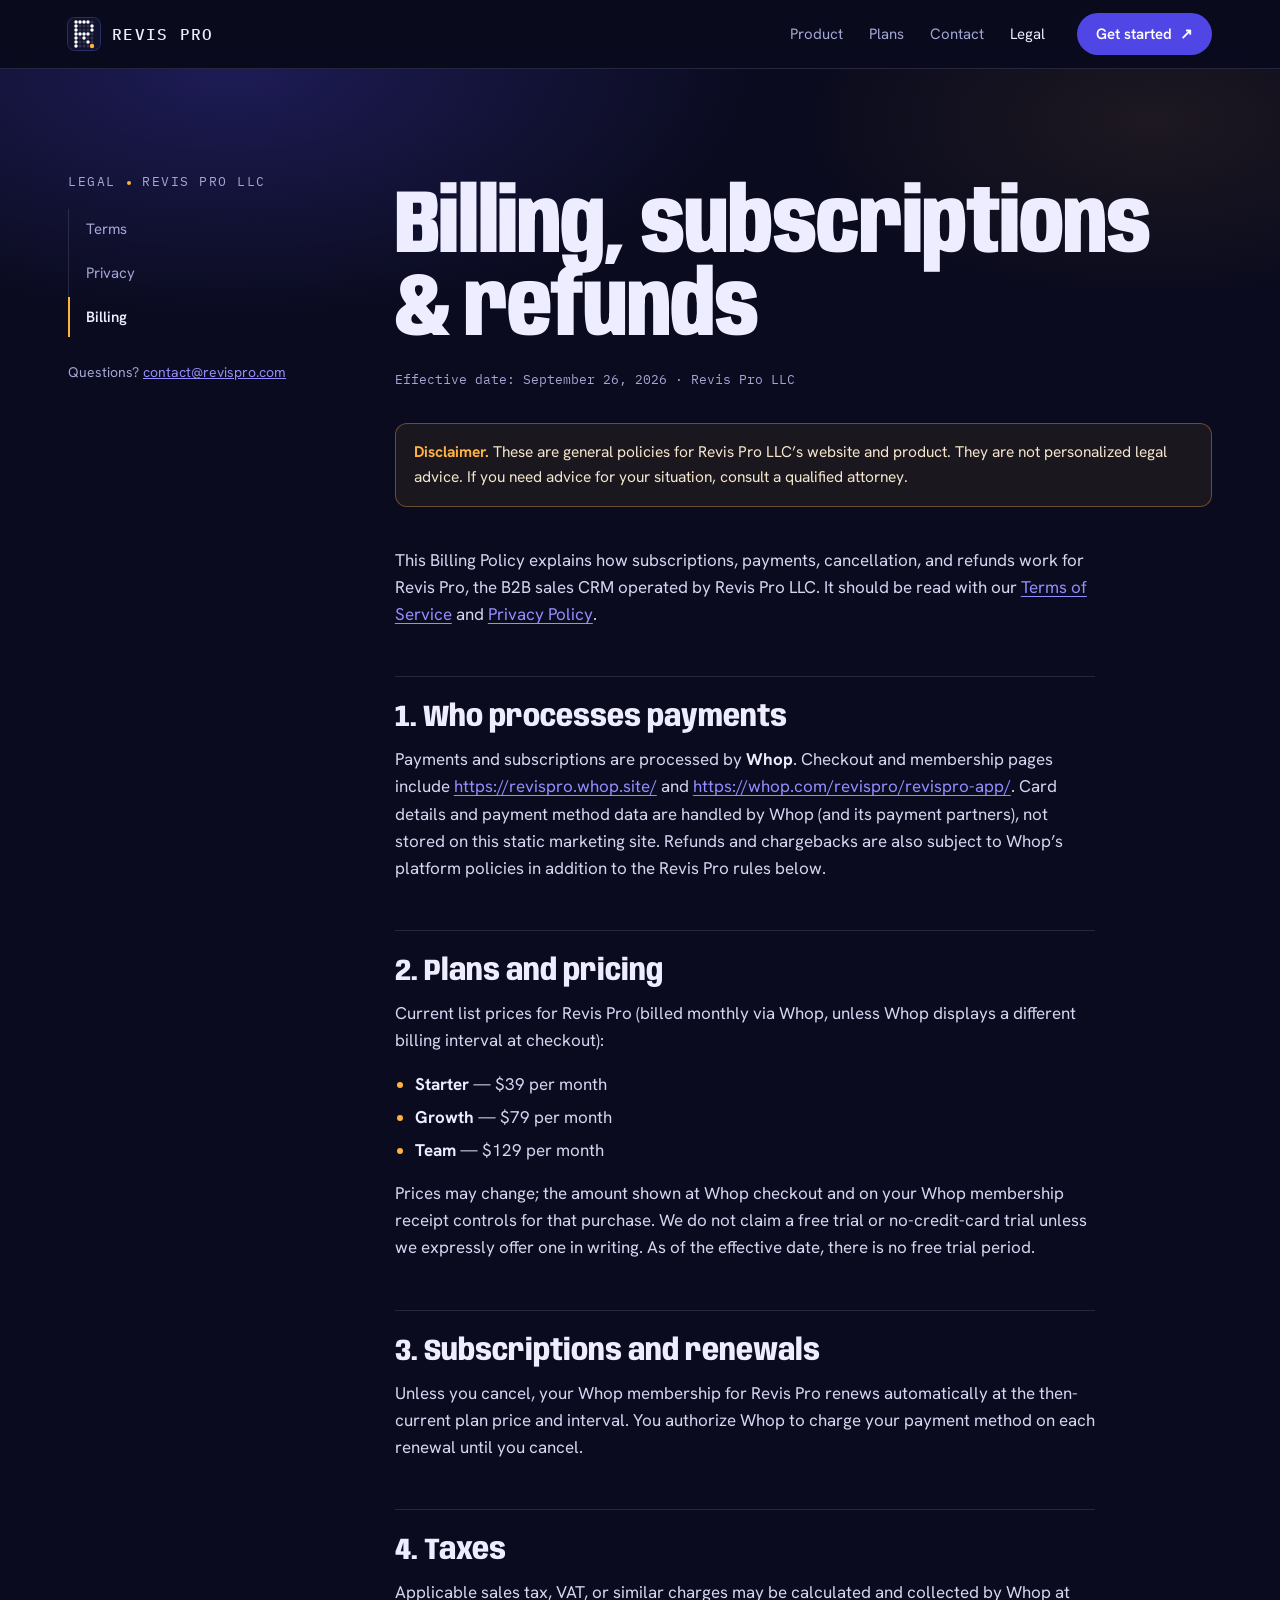
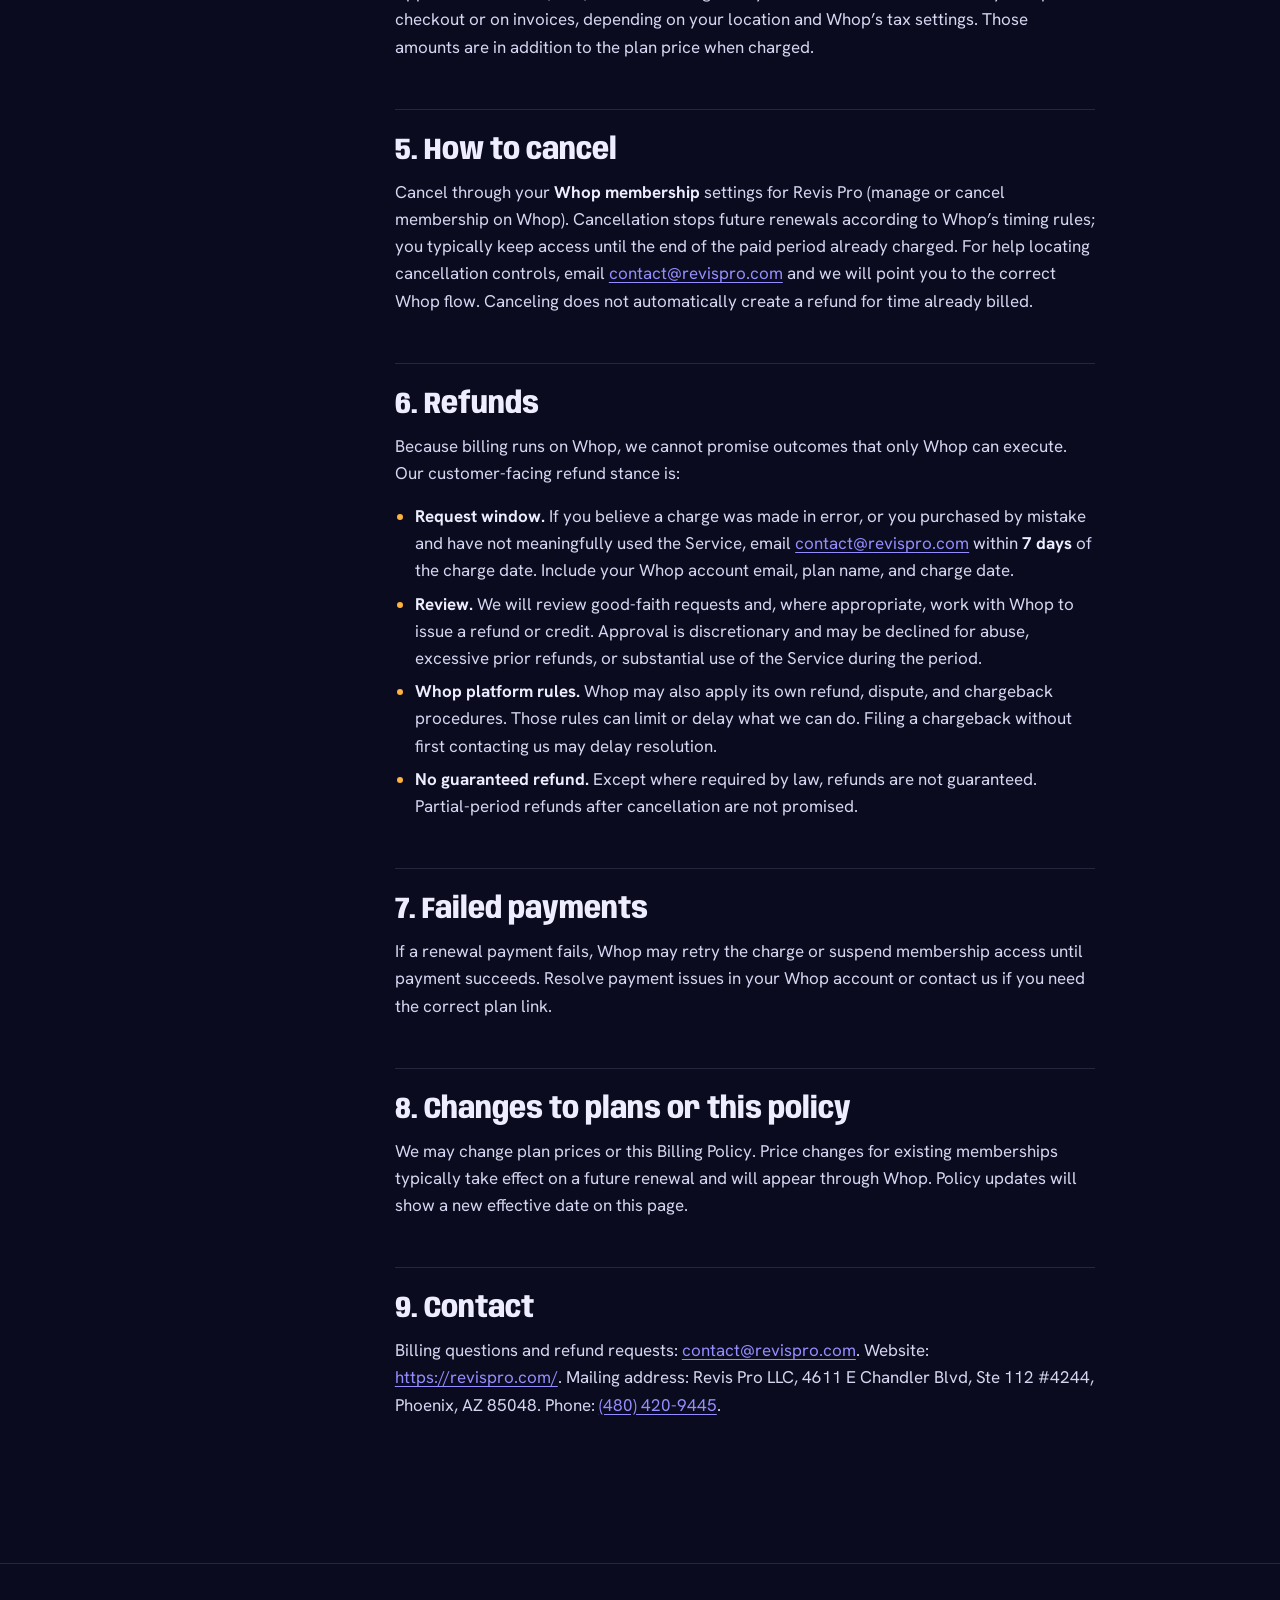
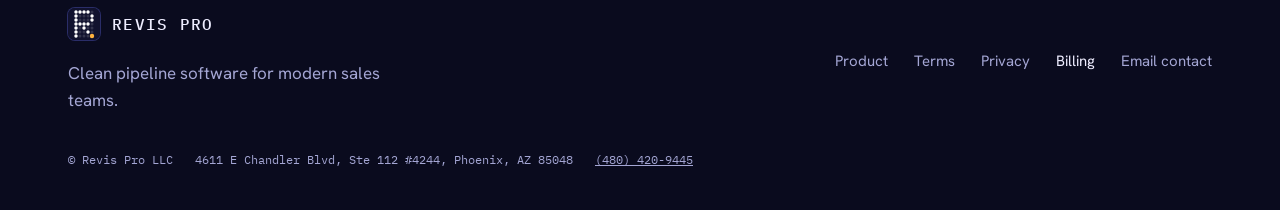
<file: billing.html>
<!doctype html>
<html lang="en">
<head>
  <meta charset="utf-8">
  <meta name="viewport" content="width=device-width, initial-scale=1">
  <meta name="description" content="Billing, subscriptions, and refunds for Revis Pro, the B2B sales CRM from Revis Pro LLC.">
  <meta name="theme-color" content="#0A0B1E">
  <link rel="canonical" href="https://revispro.com/billing.html">
  <link rel="icon" href="favicon.svg" type="image/svg+xml">
  <meta property="og:site_name" content="Revis Pro">
  <meta property="og:type" content="website">
  <meta property="og:url" content="https://revispro.com/billing.html">
  <meta property="og:title" content="Billing &amp; Refunds · Revis Pro">
  <meta property="og:description" content="Billing, subscriptions, and refunds for Revis Pro, the B2B sales CRM from Revis Pro LLC.">
  <meta name="twitter:card" content="summary_large_image">
  <meta property="og:image" content="https://revispro.com/og.png">
  <meta property="og:image:type" content="image/png">
  <meta property="og:image:width" content="1200">
  <meta property="og:image:height" content="630">
  <meta property="og:image:alt" content="Revis Pro, B2B sales CRM">
  <meta name="twitter:image" content="https://revispro.com/og.png">
  <meta name="twitter:image:alt" content="Revis Pro, B2B sales CRM">
  <meta name="twitter:title" content="Billing &amp; Refunds · Revis Pro">
  <meta name="twitter:description" content="Billing, subscriptions, and refunds for Revis Pro, the B2B sales CRM from Revis Pro LLC.">
  <title>Billing &amp; Refunds · Revis Pro</title>
    <link rel="preconnect" href="https://fonts.googleapis.com">
  <link rel="preconnect" href="https://fonts.gstatic.com" crossorigin>
  <link rel="stylesheet" href="https://fonts.googleapis.com/css2?family=Anybody:wdth,wght@50..150,300..900&family=Hanken+Grotesk:wght@400;500;600;700&family=IBM+Plex+Mono:wght@400;500&display=swap">
  <link rel="stylesheet" href="styles.css">
</head>
<body>
  <header class="nav">
    <div class="nav-in">
      <a class="brand" href="index.html" aria-label="Revis Pro home"><span class="mark" aria-hidden="true"><img src="favicon.svg" alt=""></span><span>Revis Pro</span></a>
      <nav class="nav-links" aria-label="Main">
        <a href="index.html#product">Product</a>
        <a href="index.html#plans">Plans</a>
        <a href="index.html#contact">Contact</a>
        <a href="terms.html" aria-current="page">Legal</a>
      </nav>
      <a class="btn btn-primary" href="https://revispro.whop.site/invite" target="_blank" rel="noopener">Get started <span class="arr" aria-hidden="true">↗</span></a>
    </div>
  </header>

  <main class="legal">
    <div class="in legal-grid">
      <aside class="legal-side">
        <p class="eyebrow">Legal<span class="dot" aria-hidden="true"></span>Revis Pro LLC</p>
        <nav class="legal-subnav" aria-label="Legal documents">
          <a href="terms.html">Terms</a>
          <a href="privacy.html">Privacy</a>
          <a href="billing.html" aria-current="page">Billing</a>
        </nav>
        <p class="help">Questions? <a href="mailto:contact@revispro.com">contact@revispro.com</a></p>
      </aside>
      <article>
        <h1>Billing, subscriptions &amp; refunds</h1>
        <p class="legal-meta">Effective date: September 26, 2026 · Revis Pro LLC</p>
        <p class="legal-disclaimer"><strong>Disclaimer.</strong> These are general policies for Revis Pro LLC’s website and product. They are not personalized legal advice. If you need advice for your situation, consult a qualified attorney.</p>
        <div class="legal-prose">
        <p>This Billing Policy explains how subscriptions, payments, cancellation, and refunds work for Revis Pro, the B2B sales CRM operated by Revis Pro LLC. It should be read with our <a href="terms.html">Terms of Service</a> and <a href="privacy.html">Privacy Policy</a>.</p>

        <h2>1. Who processes payments</h2>
        <p>Payments and subscriptions are processed by <strong>Whop</strong>. Checkout and membership pages include <a href="https://revispro.whop.site/">https://revispro.whop.site/</a> and <a href="https://whop.com/revispro/revispro-app/">https://whop.com/revispro/revispro-app/</a>. Card details and payment method data are handled by Whop (and its payment partners), not stored on this static marketing site. Refunds and chargebacks are also subject to Whop’s platform policies in addition to the Revis Pro rules below.</p>

        <h2>2. Plans and pricing</h2>
        <p>Current list prices for Revis Pro (billed monthly via Whop, unless Whop displays a different billing interval at checkout):</p>
        <ul>
          <li><strong>Starter</strong> — $39 per month</li>
          <li><strong>Growth</strong> — $79 per month</li>
          <li><strong>Team</strong> — $129 per month</li>
        </ul>
        <p>Prices may change; the amount shown at Whop checkout and on your Whop membership receipt controls for that purchase. We do not claim a free trial or no-credit-card trial unless we expressly offer one in writing. As of the effective date, there is no free trial period.</p>

        <h2>3. Subscriptions and renewals</h2>
        <p>Unless you cancel, your Whop membership for Revis Pro renews automatically at the then-current plan price and interval. You authorize Whop to charge your payment method on each renewal until you cancel.</p>

        <h2>4. Taxes</h2>
        <p>Applicable sales tax, VAT, or similar charges may be calculated and collected by Whop at checkout or on invoices, depending on your location and Whop’s tax settings. Those amounts are in addition to the plan price when charged.</p>

        <h2>5. How to cancel</h2>
        <p>Cancel through your <strong>Whop membership</strong> settings for Revis Pro (manage or cancel membership on Whop). Cancellation stops future renewals according to Whop’s timing rules; you typically keep access until the end of the paid period already charged. For help locating cancellation controls, email <a href="mailto:contact@revispro.com">contact@revispro.com</a> and we will point you to the correct Whop flow. Canceling does not automatically create a refund for time already billed.</p>

        <h2>6. Refunds</h2>
        <p>Because billing runs on Whop, we cannot promise outcomes that only Whop can execute. Our customer-facing refund stance is:</p>
        <ul>
          <li><strong>Request window.</strong> If you believe a charge was made in error, or you purchased by mistake and have not meaningfully used the Service, email <a href="mailto:contact@revispro.com">contact@revispro.com</a> within <strong>7 days</strong> of the charge date. Include your Whop account email, plan name, and charge date.</li>
          <li><strong>Review.</strong> We will review good-faith requests and, where appropriate, work with Whop to issue a refund or credit. Approval is discretionary and may be declined for abuse, excessive prior refunds, or substantial use of the Service during the period.</li>
          <li><strong>Whop platform rules.</strong> Whop may also apply its own refund, dispute, and chargeback procedures. Those rules can limit or delay what we can do. Filing a chargeback without first contacting us may delay resolution.</li>
          <li><strong>No guaranteed refund.</strong> Except where required by law, refunds are not guaranteed. Partial-period refunds after cancellation are not promised.</li>
        </ul>

        <h2>7. Failed payments</h2>
        <p>If a renewal payment fails, Whop may retry the charge or suspend membership access until payment succeeds. Resolve payment issues in your Whop account or contact us if you need the correct plan link.</p>

        <h2>8. Changes to plans or this policy</h2>
        <p>We may change plan prices or this Billing Policy. Price changes for existing memberships typically take effect on a future renewal and will appear through Whop. Policy updates will show a new effective date on this page.</p>

        <h2>9. Contact</h2>
        <p>Billing questions and refund requests: <a href="mailto:contact@revispro.com">contact@revispro.com</a>. Website: <a href="https://revispro.com/">https://revispro.com/</a>. Mailing address: Revis Pro LLC, 4611 E Chandler Blvd, Ste 112 #4244, Phoenix, AZ 85048. Phone: <a href="tel:+14804209445">(480) 420-9445</a>.</p>
        </div>
      </article>
    </div>
  </main>

  <footer class="foot">
    <div class="in">
      <div class="foot-in">
        <div>
          <a class="brand" href="index.html" aria-label="Revis Pro home"><span class="mark" aria-hidden="true"><img src="favicon.svg" alt=""></span><span>Revis Pro</span></a>
          <p>Clean pipeline software for modern sales teams.</p>
        </div>
        <nav aria-label="Footer">
          <a href="index.html#product">Product</a>
          <a href="terms.html">Terms</a>
          <a href="privacy.html">Privacy</a>
          <a href="billing.html" aria-current="page">Billing</a>
          <a href="mailto:contact@revispro.com">Email contact</a>
        </nav>
      </div>
      <div class="legal-line"><span>© Revis Pro LLC</span><span>4611 E Chandler Blvd, Ste 112 #4244, Phoenix, AZ 85048</span><span><a href="tel:+14804209445">(480) 420-9445</a></span></div>
    </div>
  </footer>
</body>
</html>
</file>
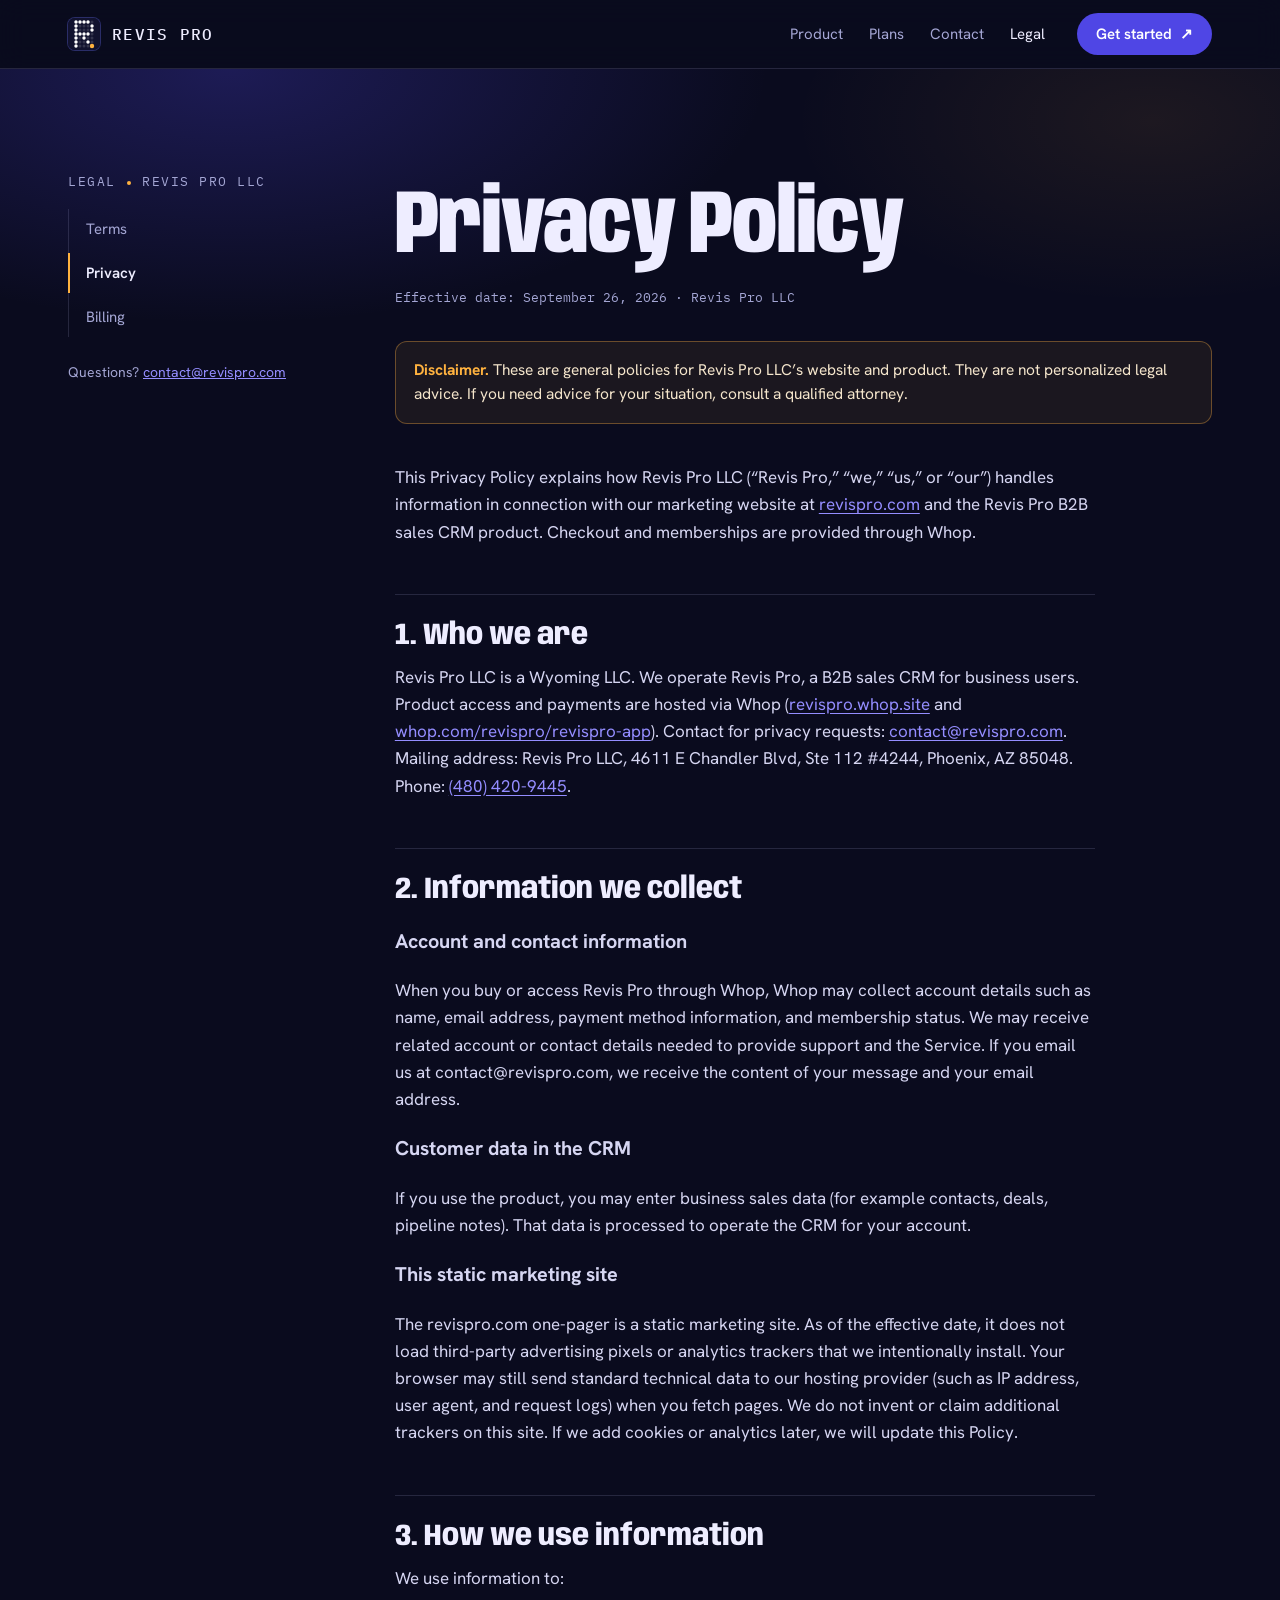
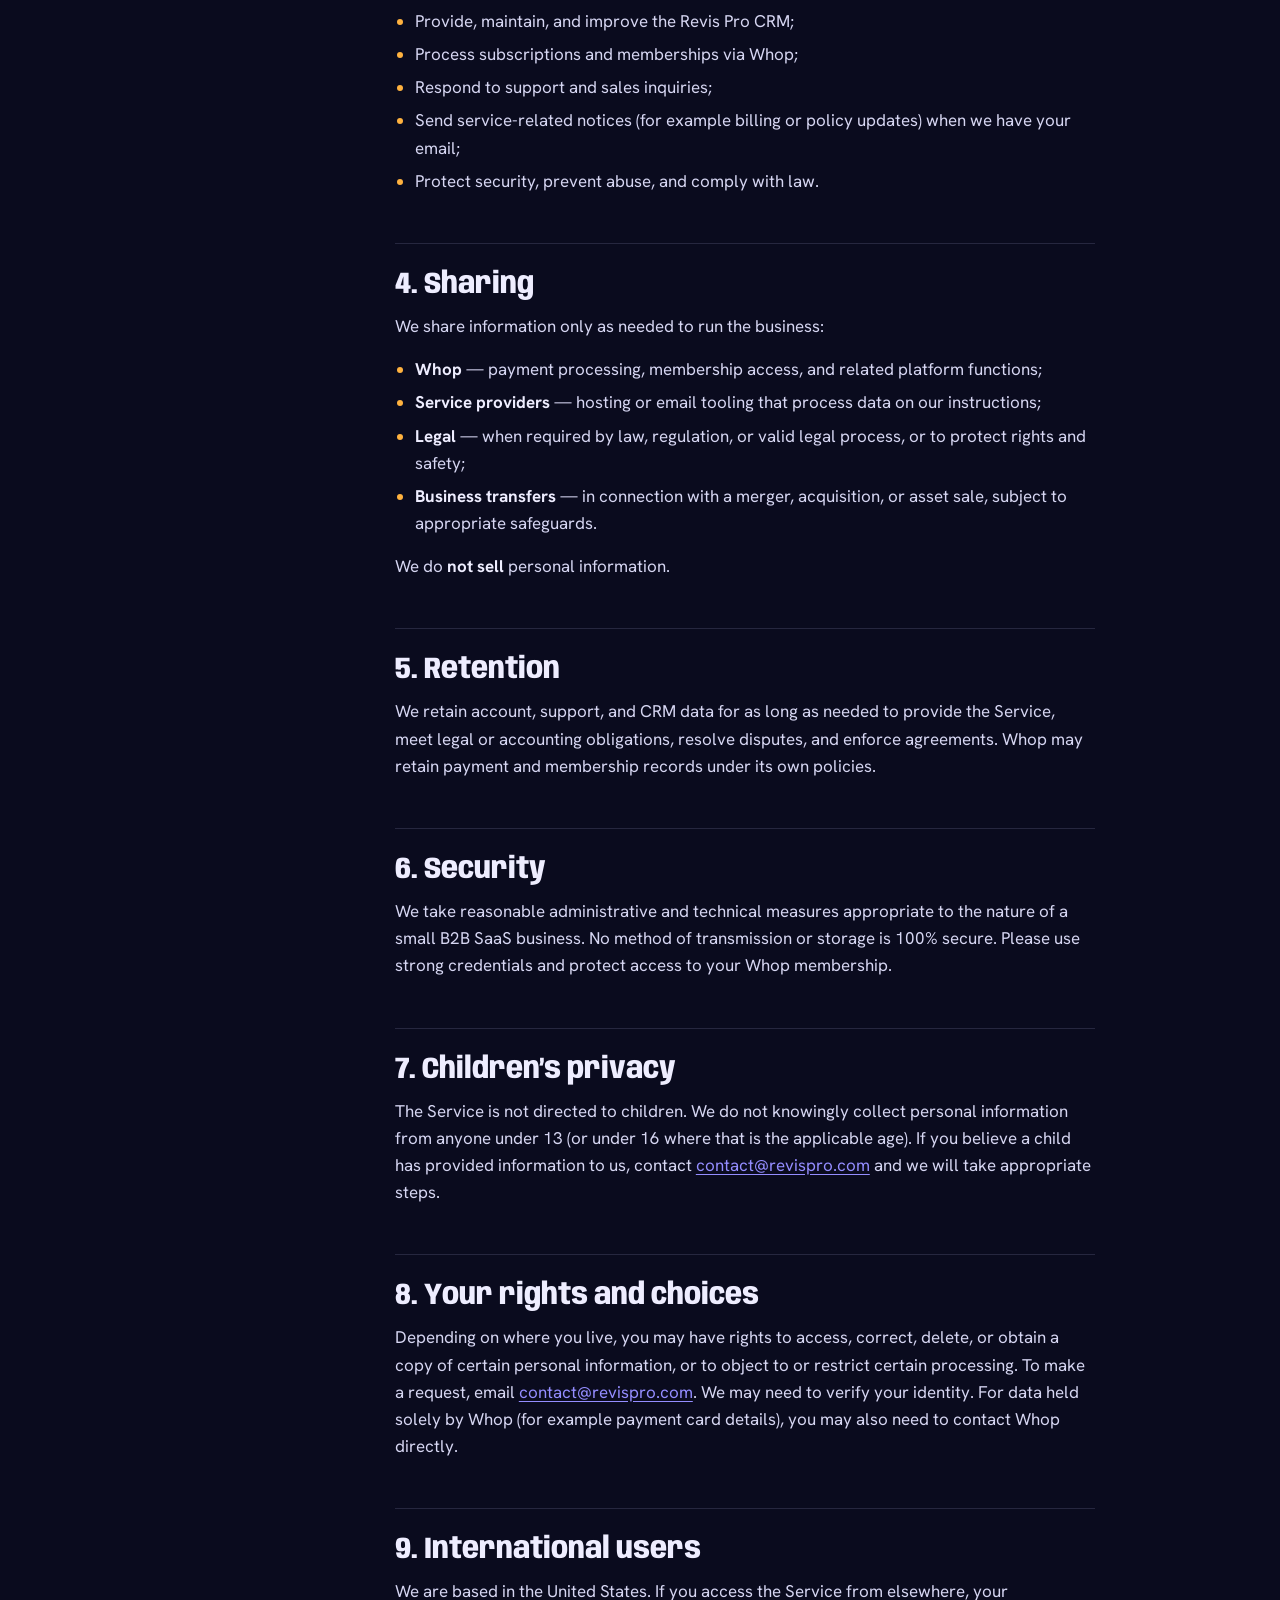
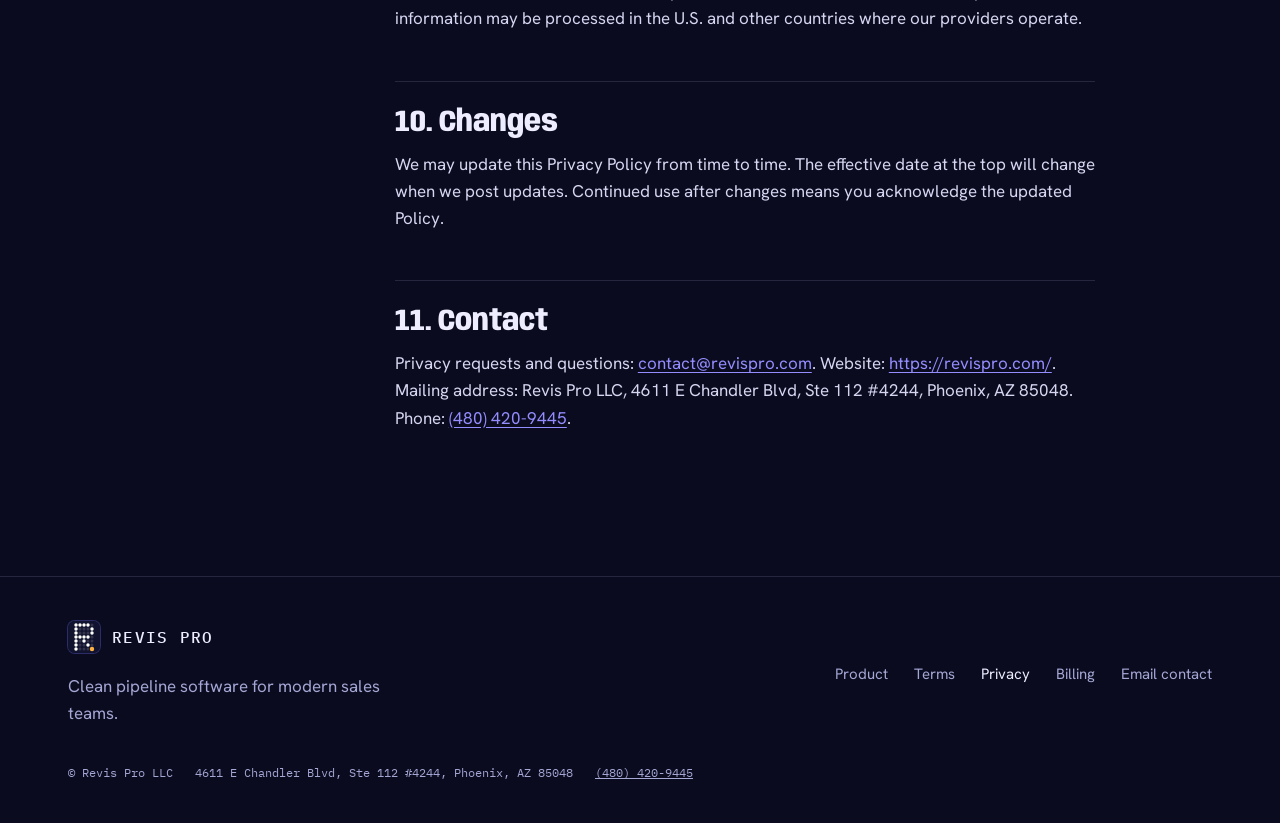
<file: privacy.html>
<!doctype html>
<html lang="en">
<head>
  <meta charset="utf-8">
  <meta name="viewport" content="width=device-width, initial-scale=1">
  <meta name="description" content="Privacy Policy for Revis Pro, the B2B sales CRM from Revis Pro LLC.">
  <meta name="theme-color" content="#0A0B1E">
  <link rel="canonical" href="https://revispro.com/privacy.html">
  <link rel="icon" href="favicon.svg" type="image/svg+xml">
  <meta property="og:site_name" content="Revis Pro">
  <meta property="og:type" content="website">
  <meta property="og:url" content="https://revispro.com/privacy.html">
  <meta property="og:title" content="Privacy Policy · Revis Pro">
  <meta property="og:description" content="Privacy Policy for Revis Pro, the B2B sales CRM from Revis Pro LLC.">
  <meta name="twitter:card" content="summary_large_image">
  <meta property="og:image" content="https://revispro.com/og.png">
  <meta property="og:image:type" content="image/png">
  <meta property="og:image:width" content="1200">
  <meta property="og:image:height" content="630">
  <meta property="og:image:alt" content="Revis Pro, B2B sales CRM">
  <meta name="twitter:image" content="https://revispro.com/og.png">
  <meta name="twitter:image:alt" content="Revis Pro, B2B sales CRM">
  <meta name="twitter:title" content="Privacy Policy · Revis Pro">
  <meta name="twitter:description" content="Privacy Policy for Revis Pro, the B2B sales CRM from Revis Pro LLC.">
  <title>Privacy Policy · Revis Pro</title>
    <link rel="preconnect" href="https://fonts.googleapis.com">
  <link rel="preconnect" href="https://fonts.gstatic.com" crossorigin>
  <link rel="stylesheet" href="https://fonts.googleapis.com/css2?family=Anybody:wdth,wght@50..150,300..900&family=Hanken+Grotesk:wght@400;500;600;700&family=IBM+Plex+Mono:wght@400;500&display=swap">
  <link rel="stylesheet" href="styles.css">
</head>
<body>
  <header class="nav">
    <div class="nav-in">
      <a class="brand" href="index.html" aria-label="Revis Pro home"><span class="mark" aria-hidden="true"><img src="favicon.svg" alt=""></span><span>Revis Pro</span></a>
      <nav class="nav-links" aria-label="Main">
        <a href="index.html#product">Product</a>
        <a href="index.html#plans">Plans</a>
        <a href="index.html#contact">Contact</a>
        <a href="terms.html" aria-current="page">Legal</a>
      </nav>
      <a class="btn btn-primary" href="https://revispro.whop.site/invite" target="_blank" rel="noopener">Get started <span class="arr" aria-hidden="true">↗</span></a>
    </div>
  </header>

  <main class="legal">
    <div class="in legal-grid">
      <aside class="legal-side">
        <p class="eyebrow">Legal<span class="dot" aria-hidden="true"></span>Revis Pro LLC</p>
        <nav class="legal-subnav" aria-label="Legal documents">
          <a href="terms.html">Terms</a>
          <a href="privacy.html" aria-current="page">Privacy</a>
          <a href="billing.html">Billing</a>
        </nav>
        <p class="help">Questions? <a href="mailto:contact@revispro.com">contact@revispro.com</a></p>
      </aside>
      <article>
        <h1>Privacy Policy</h1>
        <p class="legal-meta">Effective date: September 26, 2026 · Revis Pro LLC</p>
        <p class="legal-disclaimer"><strong>Disclaimer.</strong> These are general policies for Revis Pro LLC’s website and product. They are not personalized legal advice. If you need advice for your situation, consult a qualified attorney.</p>
        <div class="legal-prose">
        <p>This Privacy Policy explains how Revis Pro LLC (“Revis Pro,” “we,” “us,” or “our”) handles information in connection with our marketing website at <a href="https://revispro.com/">revispro.com</a> and the Revis Pro B2B sales CRM product. Checkout and memberships are provided through Whop.</p>

        <h2>1. Who we are</h2>
        <p>Revis Pro LLC is a Wyoming LLC. We operate Revis Pro, a B2B sales CRM for business users. Product access and payments are hosted via Whop (<a href="https://revispro.whop.site/">revispro.whop.site</a> and <a href="https://whop.com/revispro/revispro-app/">whop.com/revispro/revispro-app</a>). Contact for privacy requests: <a href="mailto:contact@revispro.com">contact@revispro.com</a>. Mailing address: Revis Pro LLC, 4611 E Chandler Blvd, Ste 112 #4244, Phoenix, AZ 85048. Phone: <a href="tel:+14804209445">(480) 420-9445</a>.</p>

        <h2>2. Information we collect</h2>
        <h3>Account and contact information</h3>
        <p>When you buy or access Revis Pro through Whop, Whop may collect account details such as name, email address, payment method information, and membership status. We may receive related account or contact details needed to provide support and the Service. If you email us at contact@revispro.com, we receive the content of your message and your email address.</p>
        <h3>Customer data in the CRM</h3>
        <p>If you use the product, you may enter business sales data (for example contacts, deals, pipeline notes). That data is processed to operate the CRM for your account.</p>
        <h3>This static marketing site</h3>
        <p>The revispro.com one-pager is a static marketing site. As of the effective date, it does not load third-party advertising pixels or analytics trackers that we intentionally install. Your browser may still send standard technical data to our hosting provider (such as IP address, user agent, and request logs) when you fetch pages. We do not invent or claim additional trackers on this site. If we add cookies or analytics later, we will update this Policy.</p>

        <h2>3. How we use information</h2>
        <p>We use information to:</p>
        <ul>
          <li>Provide, maintain, and improve the Revis Pro CRM;</li>
          <li>Process subscriptions and memberships via Whop;</li>
          <li>Respond to support and sales inquiries;</li>
          <li>Send service-related notices (for example billing or policy updates) when we have your email;</li>
          <li>Protect security, prevent abuse, and comply with law.</li>
        </ul>

        <h2>4. Sharing</h2>
        <p>We share information only as needed to run the business:</p>
        <ul>
          <li><strong>Whop</strong> — payment processing, membership access, and related platform functions;</li>
          <li><strong>Service providers</strong> — hosting or email tooling that process data on our instructions;</li>
          <li><strong>Legal</strong> — when required by law, regulation, or valid legal process, or to protect rights and safety;</li>
          <li><strong>Business transfers</strong> — in connection with a merger, acquisition, or asset sale, subject to appropriate safeguards.</li>
        </ul>
        <p>We do <strong>not sell</strong> personal information.</p>

        <h2>5. Retention</h2>
        <p>We retain account, support, and CRM data for as long as needed to provide the Service, meet legal or accounting obligations, resolve disputes, and enforce agreements. Whop may retain payment and membership records under its own policies.</p>

        <h2>6. Security</h2>
        <p>We take reasonable administrative and technical measures appropriate to the nature of a small B2B SaaS business. No method of transmission or storage is 100% secure. Please use strong credentials and protect access to your Whop membership.</p>

        <h2>7. Children’s privacy</h2>
        <p>The Service is not directed to children. We do not knowingly collect personal information from anyone under 13 (or under 16 where that is the applicable age). If you believe a child has provided information to us, contact <a href="mailto:contact@revispro.com">contact@revispro.com</a> and we will take appropriate steps.</p>

        <h2>8. Your rights and choices</h2>
        <p>Depending on where you live, you may have rights to access, correct, delete, or obtain a copy of certain personal information, or to object to or restrict certain processing. To make a request, email <a href="mailto:contact@revispro.com">contact@revispro.com</a>. We may need to verify your identity. For data held solely by Whop (for example payment card details), you may also need to contact Whop directly.</p>

        <h2>9. International users</h2>
        <p>We are based in the United States. If you access the Service from elsewhere, your information may be processed in the U.S. and other countries where our providers operate.</p>

        <h2>10. Changes</h2>
        <p>We may update this Privacy Policy from time to time. The effective date at the top will change when we post updates. Continued use after changes means you acknowledge the updated Policy.</p>

        <h2>11. Contact</h2>
        <p>Privacy requests and questions: <a href="mailto:contact@revispro.com">contact@revispro.com</a>. Website: <a href="https://revispro.com/">https://revispro.com/</a>. Mailing address: Revis Pro LLC, 4611 E Chandler Blvd, Ste 112 #4244, Phoenix, AZ 85048. Phone: <a href="tel:+14804209445">(480) 420-9445</a>.</p>
        </div>
      </article>
    </div>
  </main>

  <footer class="foot">
    <div class="in">
      <div class="foot-in">
        <div>
          <a class="brand" href="index.html" aria-label="Revis Pro home"><span class="mark" aria-hidden="true"><img src="favicon.svg" alt=""></span><span>Revis Pro</span></a>
          <p>Clean pipeline software for modern sales teams.</p>
        </div>
        <nav aria-label="Footer">
          <a href="index.html#product">Product</a>
          <a href="terms.html">Terms</a>
          <a href="privacy.html" aria-current="page">Privacy</a>
          <a href="billing.html">Billing</a>
          <a href="mailto:contact@revispro.com">Email contact</a>
        </nav>
      </div>
      <div class="legal-line"><span>© Revis Pro LLC</span><span>4611 E Chandler Blvd, Ste 112 #4244, Phoenix, AZ 85048</span><span><a href="tel:+14804209445">(480) 420-9445</a></span></div>
    </div>
  </footer>
</body>
</html>
</file>
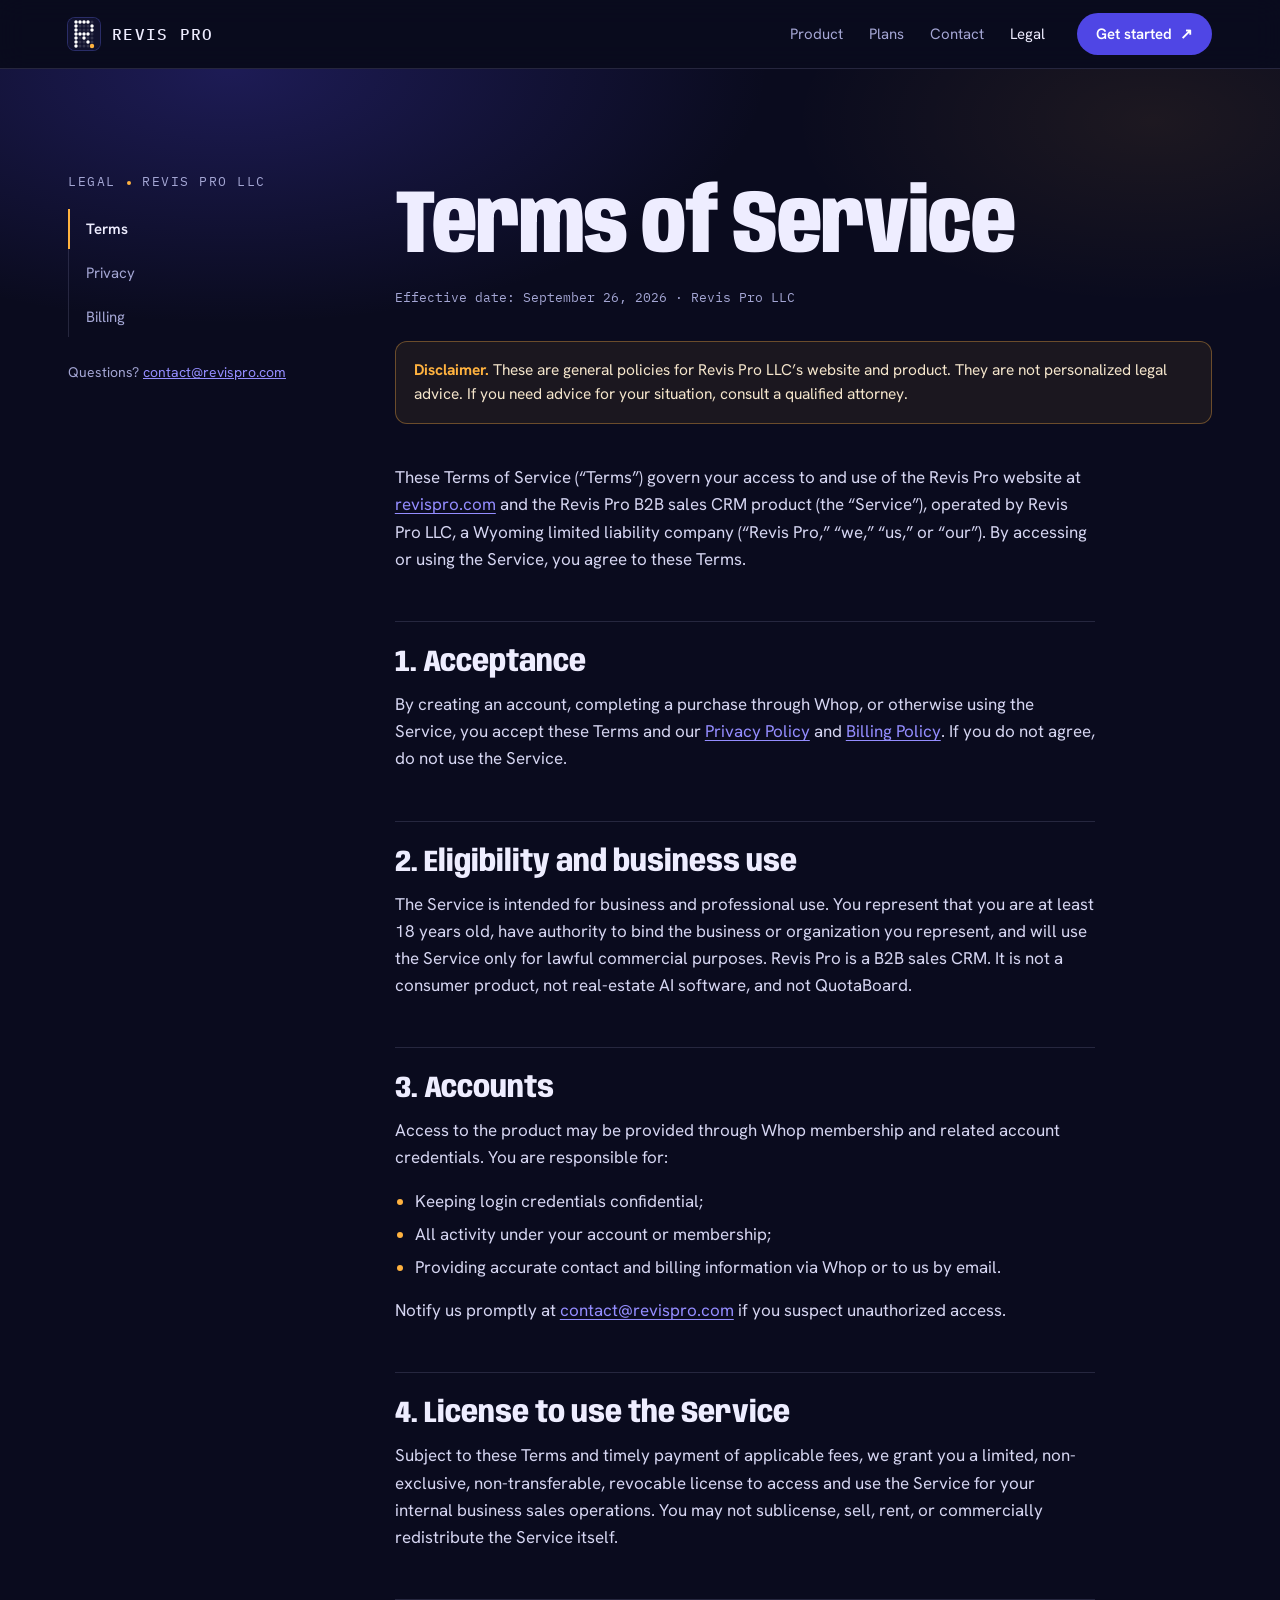
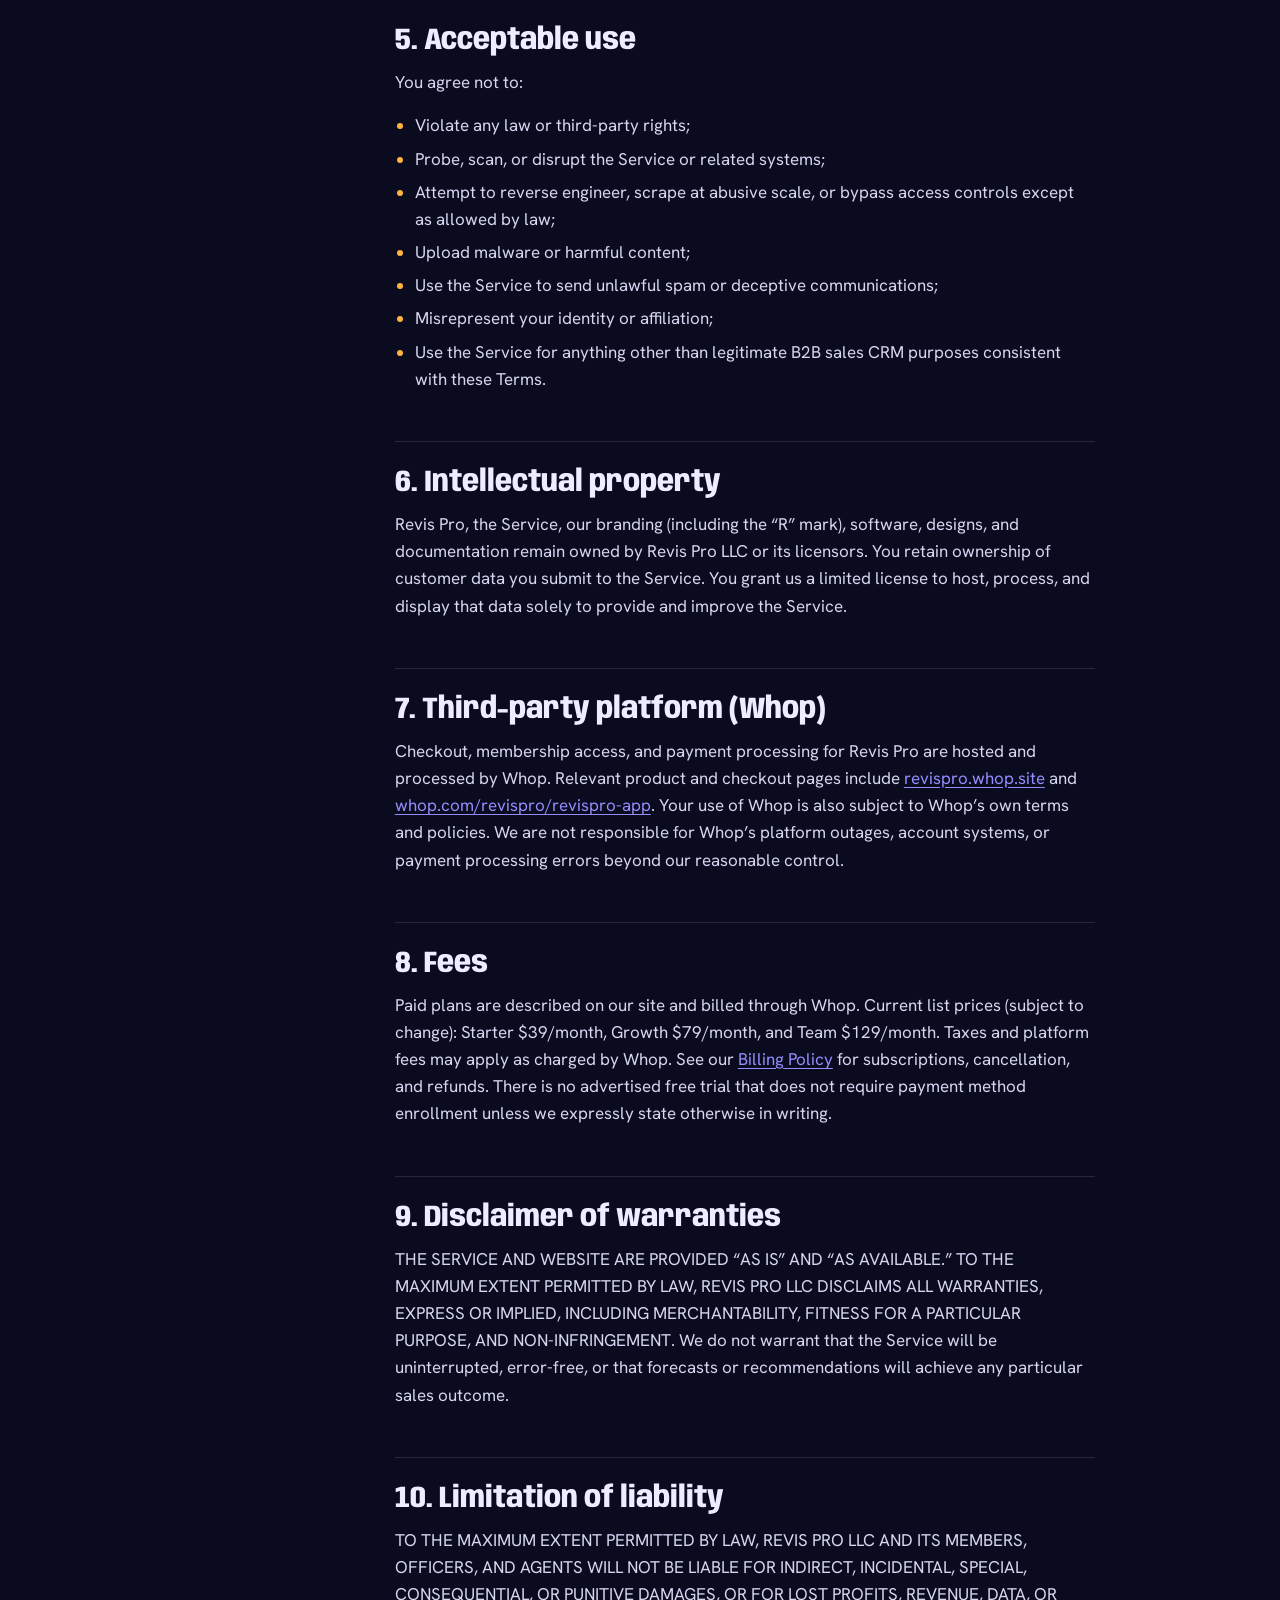
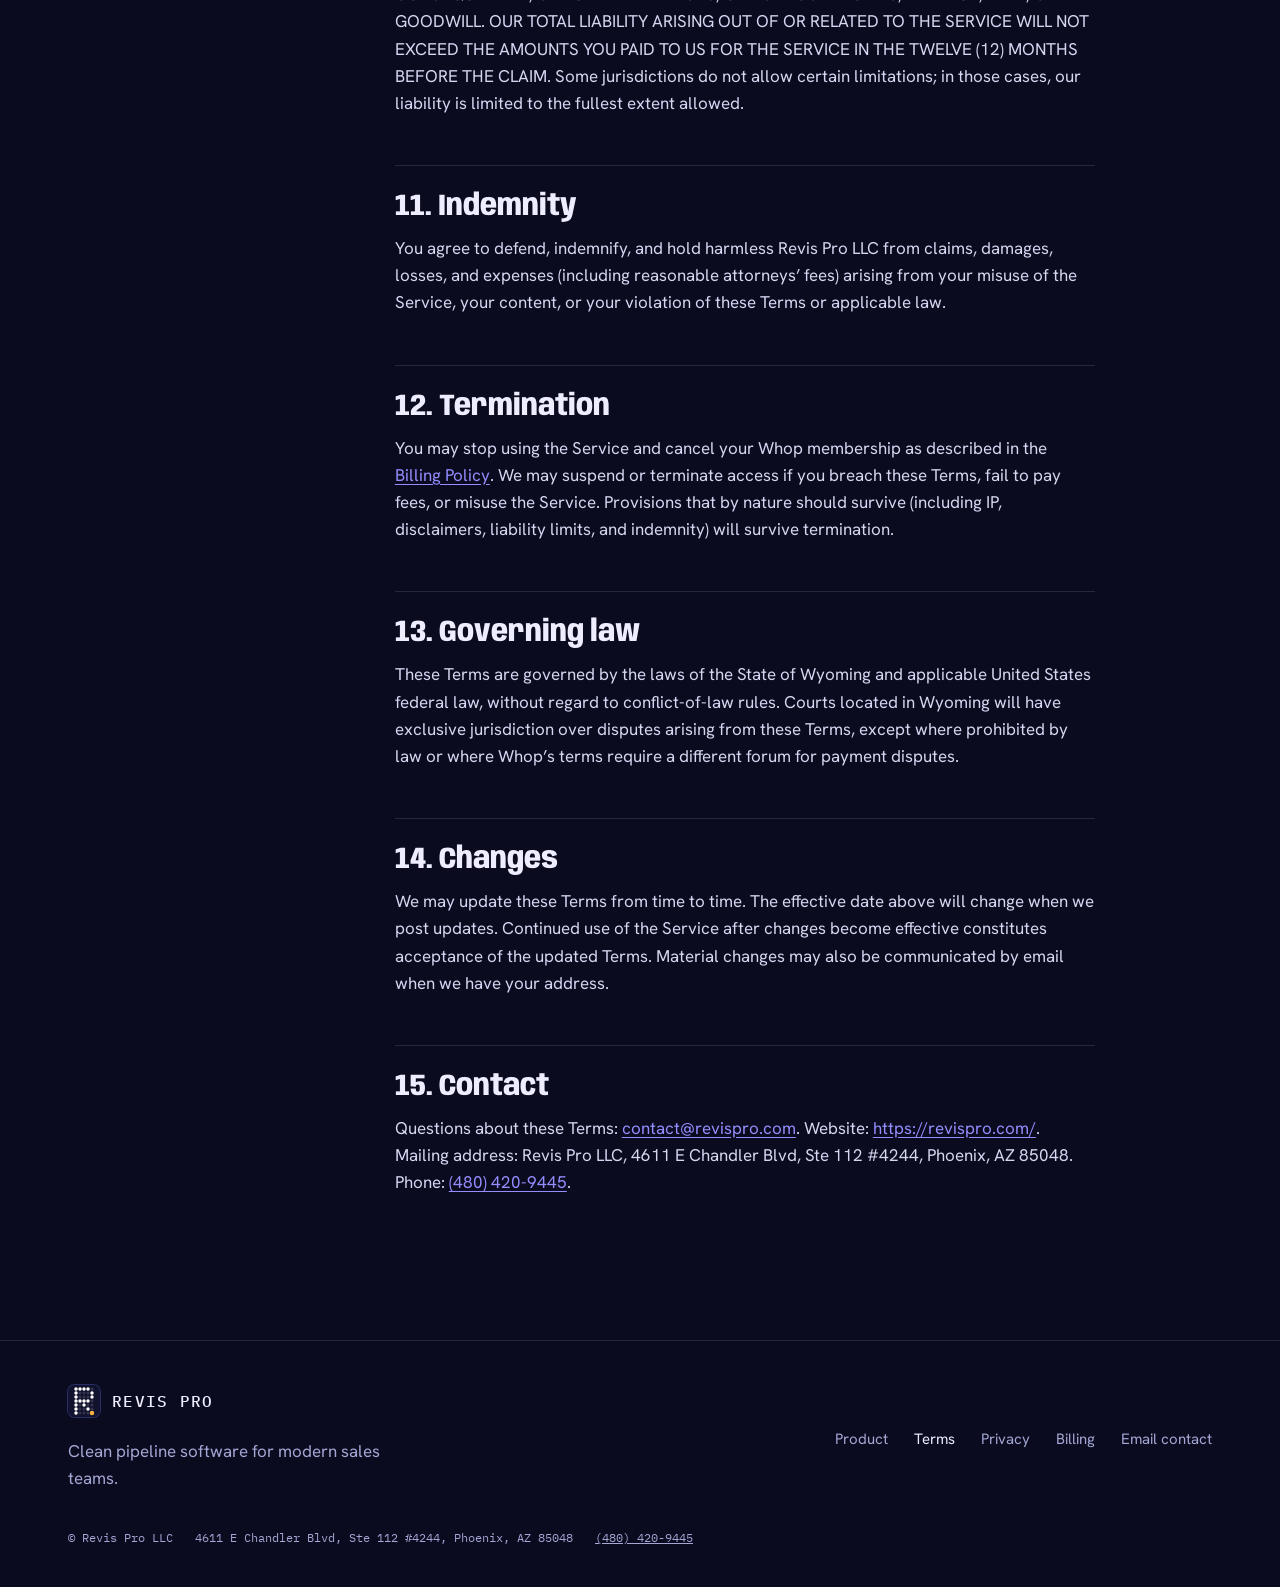
<file: terms.html>
<!doctype html>
<html lang="en">
<head>
  <meta charset="utf-8">
  <meta name="viewport" content="width=device-width, initial-scale=1">
  <meta name="description" content="Terms of Service for Revis Pro, the B2B sales CRM from Revis Pro LLC.">
  <meta name="theme-color" content="#0A0B1E">
  <link rel="canonical" href="https://revispro.com/terms.html">
  <link rel="icon" href="favicon.svg" type="image/svg+xml">
  <meta property="og:site_name" content="Revis Pro">
  <meta property="og:type" content="website">
  <meta property="og:url" content="https://revispro.com/terms.html">
  <meta property="og:title" content="Terms of Service · Revis Pro">
  <meta property="og:description" content="Terms of Service for Revis Pro, the B2B sales CRM from Revis Pro LLC.">
  <meta name="twitter:card" content="summary_large_image">
  <meta property="og:image" content="https://revispro.com/og.png">
  <meta property="og:image:type" content="image/png">
  <meta property="og:image:width" content="1200">
  <meta property="og:image:height" content="630">
  <meta property="og:image:alt" content="Revis Pro, B2B sales CRM">
  <meta name="twitter:image" content="https://revispro.com/og.png">
  <meta name="twitter:image:alt" content="Revis Pro, B2B sales CRM">
  <meta name="twitter:title" content="Terms of Service · Revis Pro">
  <meta name="twitter:description" content="Terms of Service for Revis Pro, the B2B sales CRM from Revis Pro LLC.">
  <title>Terms of Service · Revis Pro</title>
    <link rel="preconnect" href="https://fonts.googleapis.com">
  <link rel="preconnect" href="https://fonts.gstatic.com" crossorigin>
  <link rel="stylesheet" href="https://fonts.googleapis.com/css2?family=Anybody:wdth,wght@50..150,300..900&family=Hanken+Grotesk:wght@400;500;600;700&family=IBM+Plex+Mono:wght@400;500&display=swap">
  <link rel="stylesheet" href="styles.css">
</head>
<body>
  <header class="nav">
    <div class="nav-in">
      <a class="brand" href="index.html" aria-label="Revis Pro home"><span class="mark" aria-hidden="true"><img src="favicon.svg" alt=""></span><span>Revis Pro</span></a>
      <nav class="nav-links" aria-label="Main">
        <a href="index.html#product">Product</a>
        <a href="index.html#plans">Plans</a>
        <a href="index.html#contact">Contact</a>
        <a href="terms.html" aria-current="page">Legal</a>
      </nav>
      <a class="btn btn-primary" href="https://revispro.whop.site/invite" target="_blank" rel="noopener">Get started <span class="arr" aria-hidden="true">↗</span></a>
    </div>
  </header>

  <main class="legal">
    <div class="in legal-grid">
      <aside class="legal-side">
        <p class="eyebrow">Legal<span class="dot" aria-hidden="true"></span>Revis Pro LLC</p>
        <nav class="legal-subnav" aria-label="Legal documents">
          <a href="terms.html" aria-current="page">Terms</a>
          <a href="privacy.html">Privacy</a>
          <a href="billing.html">Billing</a>
        </nav>
        <p class="help">Questions? <a href="mailto:contact@revispro.com">contact@revispro.com</a></p>
      </aside>
      <article>
        <h1>Terms of Service</h1>
        <p class="legal-meta">Effective date: September 26, 2026 · Revis Pro LLC</p>
        <p class="legal-disclaimer"><strong>Disclaimer.</strong> These are general policies for Revis Pro LLC’s website and product. They are not personalized legal advice. If you need advice for your situation, consult a qualified attorney.</p>
        <div class="legal-prose">
        <p>These Terms of Service (“Terms”) govern your access to and use of the Revis Pro website at <a href="https://revispro.com/">revispro.com</a> and the Revis Pro B2B sales CRM product (the “Service”), operated by Revis Pro LLC, a Wyoming limited liability company (“Revis Pro,” “we,” “us,” or “our”). By accessing or using the Service, you agree to these Terms.</p>

        <h2>1. Acceptance</h2>
        <p>By creating an account, completing a purchase through Whop, or otherwise using the Service, you accept these Terms and our <a href="privacy.html">Privacy Policy</a> and <a href="billing.html">Billing Policy</a>. If you do not agree, do not use the Service.</p>

        <h2>2. Eligibility and business use</h2>
        <p>The Service is intended for business and professional use. You represent that you are at least 18 years old, have authority to bind the business or organization you represent, and will use the Service only for lawful commercial purposes. Revis Pro is a B2B sales CRM. It is not a consumer product, not real-estate AI software, and not QuotaBoard.</p>

        <h2>3. Accounts</h2>
        <p>Access to the product may be provided through Whop membership and related account credentials. You are responsible for:</p>
        <ul>
          <li>Keeping login credentials confidential;</li>
          <li>All activity under your account or membership;</li>
          <li>Providing accurate contact and billing information via Whop or to us by email.</li>
        </ul>
        <p>Notify us promptly at <a href="mailto:contact@revispro.com">contact@revispro.com</a> if you suspect unauthorized access.</p>

        <h2>4. License to use the Service</h2>
        <p>Subject to these Terms and timely payment of applicable fees, we grant you a limited, non-exclusive, non-transferable, revocable license to access and use the Service for your internal business sales operations. You may not sublicense, sell, rent, or commercially redistribute the Service itself.</p>

        <h2>5. Acceptable use</h2>
        <p>You agree not to:</p>
        <ul>
          <li>Violate any law or third-party rights;</li>
          <li>Probe, scan, or disrupt the Service or related systems;</li>
          <li>Attempt to reverse engineer, scrape at abusive scale, or bypass access controls except as allowed by law;</li>
          <li>Upload malware or harmful content;</li>
          <li>Use the Service to send unlawful spam or deceptive communications;</li>
          <li>Misrepresent your identity or affiliation;</li>
          <li>Use the Service for anything other than legitimate B2B sales CRM purposes consistent with these Terms.</li>
        </ul>

        <h2>6. Intellectual property</h2>
        <p>Revis Pro, the Service, our branding (including the “R” mark), software, designs, and documentation remain owned by Revis Pro LLC or its licensors. You retain ownership of customer data you submit to the Service. You grant us a limited license to host, process, and display that data solely to provide and improve the Service.</p>

        <h2>7. Third-party platform (Whop)</h2>
        <p>Checkout, membership access, and payment processing for Revis Pro are hosted and processed by Whop. Relevant product and checkout pages include <a href="https://revispro.whop.site/">revispro.whop.site</a> and <a href="https://whop.com/revispro/revispro-app/">whop.com/revispro/revispro-app</a>. Your use of Whop is also subject to Whop’s own terms and policies. We are not responsible for Whop’s platform outages, account systems, or payment processing errors beyond our reasonable control.</p>

        <h2>8. Fees</h2>
        <p>Paid plans are described on our site and billed through Whop. Current list prices (subject to change): Starter $39/month, Growth $79/month, and Team $129/month. Taxes and platform fees may apply as charged by Whop. See our <a href="billing.html">Billing Policy</a> for subscriptions, cancellation, and refunds. There is no advertised free trial that does not require payment method enrollment unless we expressly state otherwise in writing.</p>

        <h2>9. Disclaimer of warranties</h2>
        <p>THE SERVICE AND WEBSITE ARE PROVIDED “AS IS” AND “AS AVAILABLE.” TO THE MAXIMUM EXTENT PERMITTED BY LAW, REVIS PRO LLC DISCLAIMS ALL WARRANTIES, EXPRESS OR IMPLIED, INCLUDING MERCHANTABILITY, FITNESS FOR A PARTICULAR PURPOSE, AND NON-INFRINGEMENT. We do not warrant that the Service will be uninterrupted, error-free, or that forecasts or recommendations will achieve any particular sales outcome.</p>

        <h2>10. Limitation of liability</h2>
        <p>TO THE MAXIMUM EXTENT PERMITTED BY LAW, REVIS PRO LLC AND ITS MEMBERS, OFFICERS, AND AGENTS WILL NOT BE LIABLE FOR INDIRECT, INCIDENTAL, SPECIAL, CONSEQUENTIAL, OR PUNITIVE DAMAGES, OR FOR LOST PROFITS, REVENUE, DATA, OR GOODWILL. OUR TOTAL LIABILITY ARISING OUT OF OR RELATED TO THE SERVICE WILL NOT EXCEED THE AMOUNTS YOU PAID TO US FOR THE SERVICE IN THE TWELVE (12) MONTHS BEFORE THE CLAIM. Some jurisdictions do not allow certain limitations; in those cases, our liability is limited to the fullest extent allowed.</p>

        <h2>11. Indemnity</h2>
        <p>You agree to defend, indemnify, and hold harmless Revis Pro LLC from claims, damages, losses, and expenses (including reasonable attorneys’ fees) arising from your misuse of the Service, your content, or your violation of these Terms or applicable law.</p>

        <h2>12. Termination</h2>
        <p>You may stop using the Service and cancel your Whop membership as described in the <a href="billing.html">Billing Policy</a>. We may suspend or terminate access if you breach these Terms, fail to pay fees, or misuse the Service. Provisions that by nature should survive (including IP, disclaimers, liability limits, and indemnity) will survive termination.</p>

        <h2>13. Governing law</h2>
        <p>These Terms are governed by the laws of the State of Wyoming and applicable United States federal law, without regard to conflict-of-law rules. Courts located in Wyoming will have exclusive jurisdiction over disputes arising from these Terms, except where prohibited by law or where Whop’s terms require a different forum for payment disputes.</p>

        <h2>14. Changes</h2>
        <p>We may update these Terms from time to time. The effective date above will change when we post updates. Continued use of the Service after changes become effective constitutes acceptance of the updated Terms. Material changes may also be communicated by email when we have your address.</p>

        <h2>15. Contact</h2>
        <p>Questions about these Terms: <a href="mailto:contact@revispro.com">contact@revispro.com</a>. Website: <a href="https://revispro.com/">https://revispro.com/</a>. Mailing address: Revis Pro LLC, 4611 E Chandler Blvd, Ste 112 #4244, Phoenix, AZ 85048. Phone: <a href="tel:+14804209445">(480) 420-9445</a>.</p>
        </div>
      </article>
    </div>
  </main>

  <footer class="foot">
    <div class="in">
      <div class="foot-in">
        <div>
          <a class="brand" href="index.html" aria-label="Revis Pro home"><span class="mark" aria-hidden="true"><img src="favicon.svg" alt=""></span><span>Revis Pro</span></a>
          <p>Clean pipeline software for modern sales teams.</p>
        </div>
        <nav aria-label="Footer">
          <a href="index.html#product">Product</a>
          <a href="terms.html" aria-current="page">Terms</a>
          <a href="privacy.html">Privacy</a>
          <a href="billing.html">Billing</a>
          <a href="mailto:contact@revispro.com">Email contact</a>
        </nav>
      </div>
      <div class="legal-line"><span>© Revis Pro LLC</span><span>4611 E Chandler Blvd, Ste 112 #4244, Phoenix, AZ 85048</span><span><a href="tel:+14804209445">(480) 420-9445</a></span></div>
    </div>
  </footer>
</body>
</html>
</file>
<file: styles.css>
/* Revis Pro — shared styles for secondary pages (Terms, Privacy, Billing).
   Matches the homepage: night-ink ground, Anybody display, Hanken Grotesk body, IBM Plex Mono labels, amber signal. */
:root {
  color-scheme: dark;
  --bg: #0A0B1E;
  --bg-2: #10122F;
  --fg: #EEEDFF;
  --muted: #A4A6D4;
  --line: rgba(164,166,212,.18);
  --accent: #948DFF;
  --indigo: #4F46E5;
  --amber: #FFB23F;
  --f-display: "Anybody", "Arial Narrow", "Helvetica Neue", sans-serif;
  --f-body: "Hanken Grotesk", "Helvetica Neue", Helvetica, sans-serif;
  --f-mono: "IBM Plex Mono", ui-monospace, "SF Mono", Menlo, Consolas, monospace;
  --gutter: clamp(16px, 4vw, 48px);
  --maxw: 1240px;
}
*, *::before, *::after { box-sizing: border-box; }
html { scroll-behavior: smooth; }
body {
  margin: 0;
  background: var(--bg);
  color: var(--fg);
  font-family: var(--f-body);
  font-size: 17px;
  line-height: 1.6;
  overflow-x: clip;
  -webkit-font-smoothing: antialiased;
}
a { color: inherit; }
:focus-visible { outline: 2px solid var(--amber); outline-offset: 3px; border-radius: 6px; }
.in { max-width: var(--maxw); margin-inline: auto; padding-inline: var(--gutter); }

/* ---------- nav ---------- */
.nav { position: sticky; top: 0; z-index: 50; background: color-mix(in srgb, var(--bg) 82%, transparent); -webkit-backdrop-filter: blur(14px); backdrop-filter: blur(14px); border-bottom: 1px solid var(--line); }
.nav-in { max-width: var(--maxw); margin: 0 auto; padding: 12px var(--gutter); display: flex; align-items: center; gap: 32px; }
.brand { display: inline-flex; align-items: center; gap: 12px; text-decoration: none; font-family: var(--f-mono); font-weight: 500; font-size: 16px; letter-spacing: .08em; text-transform: uppercase; color: var(--fg); line-height: 1; }
.mark { width: 32px; height: 32px; border-radius: 7px; background: #11122E; box-shadow: 0 0 0 1px #2A2D68; flex: none; display: block; }
.mark img { display: block; width: 100%; height: 100%; }
.nav-links { display: flex; gap: 26px; margin-left: auto; }
.nav-links a { text-decoration: none; font-size: 15px; color: var(--muted); transition: color .2s; padding: 10px 0; }
.nav-links a:hover, .nav-links a[aria-current] { color: var(--fg); }
@media (max-width: 760px) { .nav-links { display: none; } .nav .btn { margin-left: auto; } }

.btn { display: inline-flex; align-items: center; justify-content: center; gap: .55em; min-height: 42px; padding: 0 18px; border-radius: 999px; font: 600 15px/1 var(--f-body); text-decoration: none; border: 1px solid transparent; cursor: pointer; transition: transform .25s cubic-bezier(.2,.8,.2,1), background-color .2s; white-space: nowrap; }
.btn .arr { display: inline-block; transition: transform .25s cubic-bezier(.2,.8,.2,1); }
.btn:hover .arr { transform: translate(2px,-2px); }
.btn-primary { background: var(--indigo); color: #fff; }
.btn-primary:hover { background: #5A51F2; transform: translateY(-2px); }

/* ---------- legal page ---------- */
.legal { position: relative; padding-block: clamp(56px, 8vw, 110px) clamp(80px, 10vw, 140px); }
.legal::before { content: ""; position: absolute; inset: 0 0 auto 0; height: 520px; pointer-events: none; z-index: -1;
  background: radial-gradient(60% 70% at 18% 0%, rgba(79,70,229,.28), transparent 70%), radial-gradient(40% 50% at 90% 10%, rgba(255,178,63,.08), transparent 70%); }
.legal-grid { display: grid; grid-template-columns: minmax(0, 250px) minmax(0, 1fr); gap: clamp(28px, 6vw, 96px); align-items: start; }
.eyebrow { font-family: var(--f-mono); font-size: 12.5px; letter-spacing: .12em; text-transform: uppercase; color: var(--muted); margin: 0; }
.eyebrow .dot { display: inline-block; width: 4px; height: 4px; border-radius: 50%; background: var(--amber); vertical-align: middle; margin: 0 .9em; }
.legal-side { position: sticky; top: 96px; display: grid; gap: 18px; }
.legal-subnav { display: grid; gap: 4px; border-left: 1px solid var(--line); }
.legal-subnav a { text-decoration: none; color: var(--muted); font-size: 15px; padding: 8px 0 8px 16px; margin-left: -1px; border-left: 2px solid transparent; transition: color .2s, border-color .2s; }
.legal-subnav a:hover { color: var(--fg); }
.legal-subnav a[aria-current="page"] { color: var(--fg); border-left-color: var(--amber); font-weight: 600; }
.legal-side .help { font-size: 14px; color: var(--muted); margin: 6px 0 0; }
.legal-side .help a { color: var(--accent); }

.legal h1 { font-family: var(--f-display); font-weight: 820; font-stretch: 72%; font-size: clamp(44px, 7vw, 96px); line-height: .92; letter-spacing: -.012em; margin: 16px 0 18px; text-wrap: balance; }
.legal-meta { font-family: var(--f-mono); font-size: 13px; color: var(--muted); margin: 0 0 32px; }
.legal-disclaimer { margin: 0 0 40px; padding: 16px 18px; border: 1px solid rgba(255,178,63,.35); background: rgba(255,178,63,.07); border-radius: 12px; color: #F5E6CC; font-size: 15.5px; }
.legal-disclaimer strong { color: var(--amber); }
.legal-prose { max-width: 70ch; color: #D6D6F2; overflow-wrap: anywhere; }
.legal-prose h2 { font-family: var(--f-display); font-weight: 760; font-stretch: 84%; font-size: clamp(22px, 2.4vw, 30px); line-height: 1.1; color: var(--fg); margin: 48px 0 12px; padding-top: 24px; border-top: 1px solid var(--line); }
.legal-prose p, .legal-prose ul { margin: 0 0 16px; }
.legal-prose ul { padding-left: 1.2em; }
.legal-prose li { margin: 6px 0; }
.legal-prose li::marker { color: var(--amber); }
.legal-prose a { color: var(--accent); text-underline-offset: 3px; }
.legal-prose a:hover { color: var(--fg); }
.legal-prose strong { color: var(--fg); }
@media (max-width: 860px) {
  .legal-grid { grid-template-columns: minmax(0, 1fr); }
  .legal-side { position: static; }
  .legal-subnav { display: flex; flex-wrap: wrap; gap: 8px; border-left: 0; }
  .legal-subnav a { border: 1px solid var(--line); border-radius: 999px; padding: 8px 16px; margin: 0; }
  .legal-subnav a[aria-current="page"] { border-color: var(--amber); }
}

/* ---------- footer ---------- */
.foot { border-top: 1px solid var(--line); padding-block: 44px 40px; }
.foot-in { display: flex; flex-wrap: wrap; justify-content: space-between; gap: 28px 48px; }
.foot p { margin: 12px 0 0; color: var(--muted); max-width: 32ch; }
.foot nav { display: flex; flex-wrap: wrap; gap: 8px 26px; align-items: center; }
.foot nav a { text-decoration: none; color: var(--muted); font-size: 15px; padding: 8px 0; }
.foot nav a:hover, .foot nav a[aria-current] { color: var(--fg); }
.legal-line { margin-top: 36px; font-family: var(--f-mono); font-size: 12px; color: var(--muted); display: flex; flex-wrap: wrap; gap: 6px 22px; }

@media (prefers-reduced-motion: reduce) { html { scroll-behavior: auto; } .btn, .btn .arr { transition: none; } }
</file>
